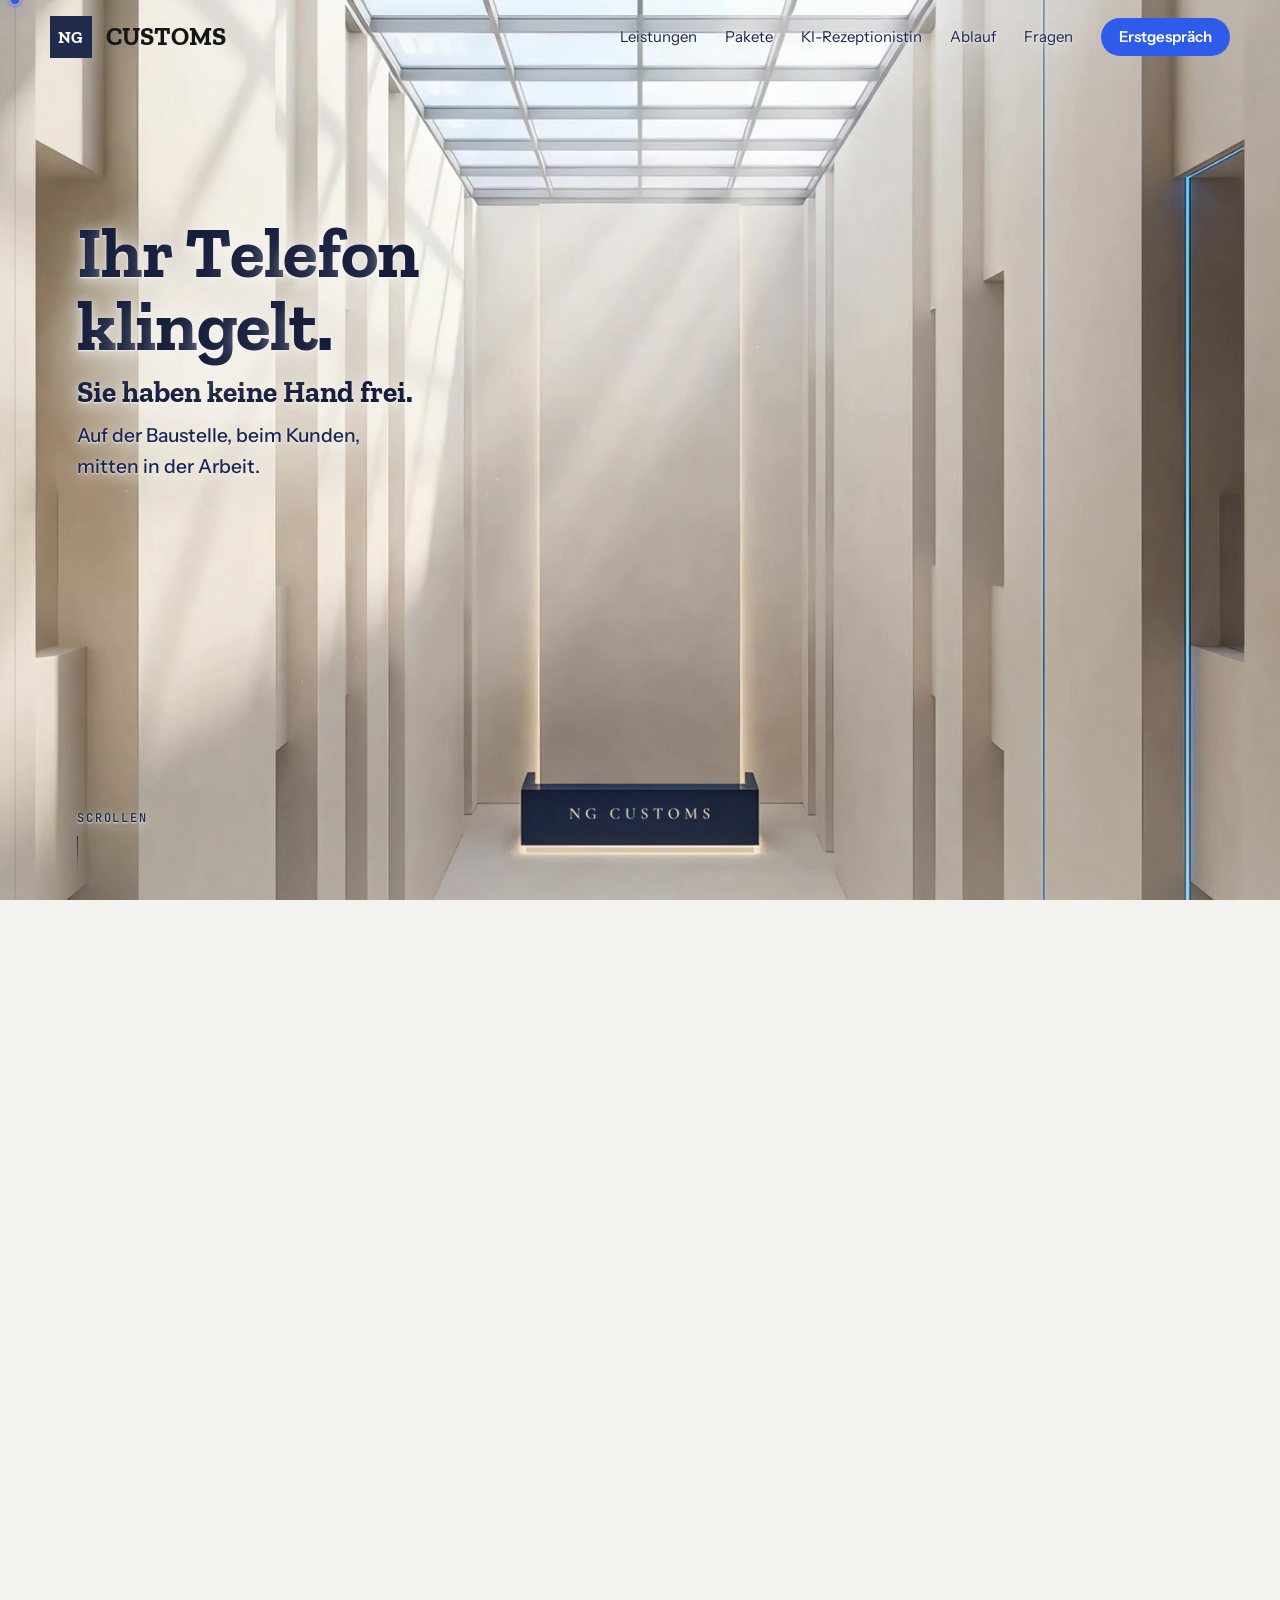
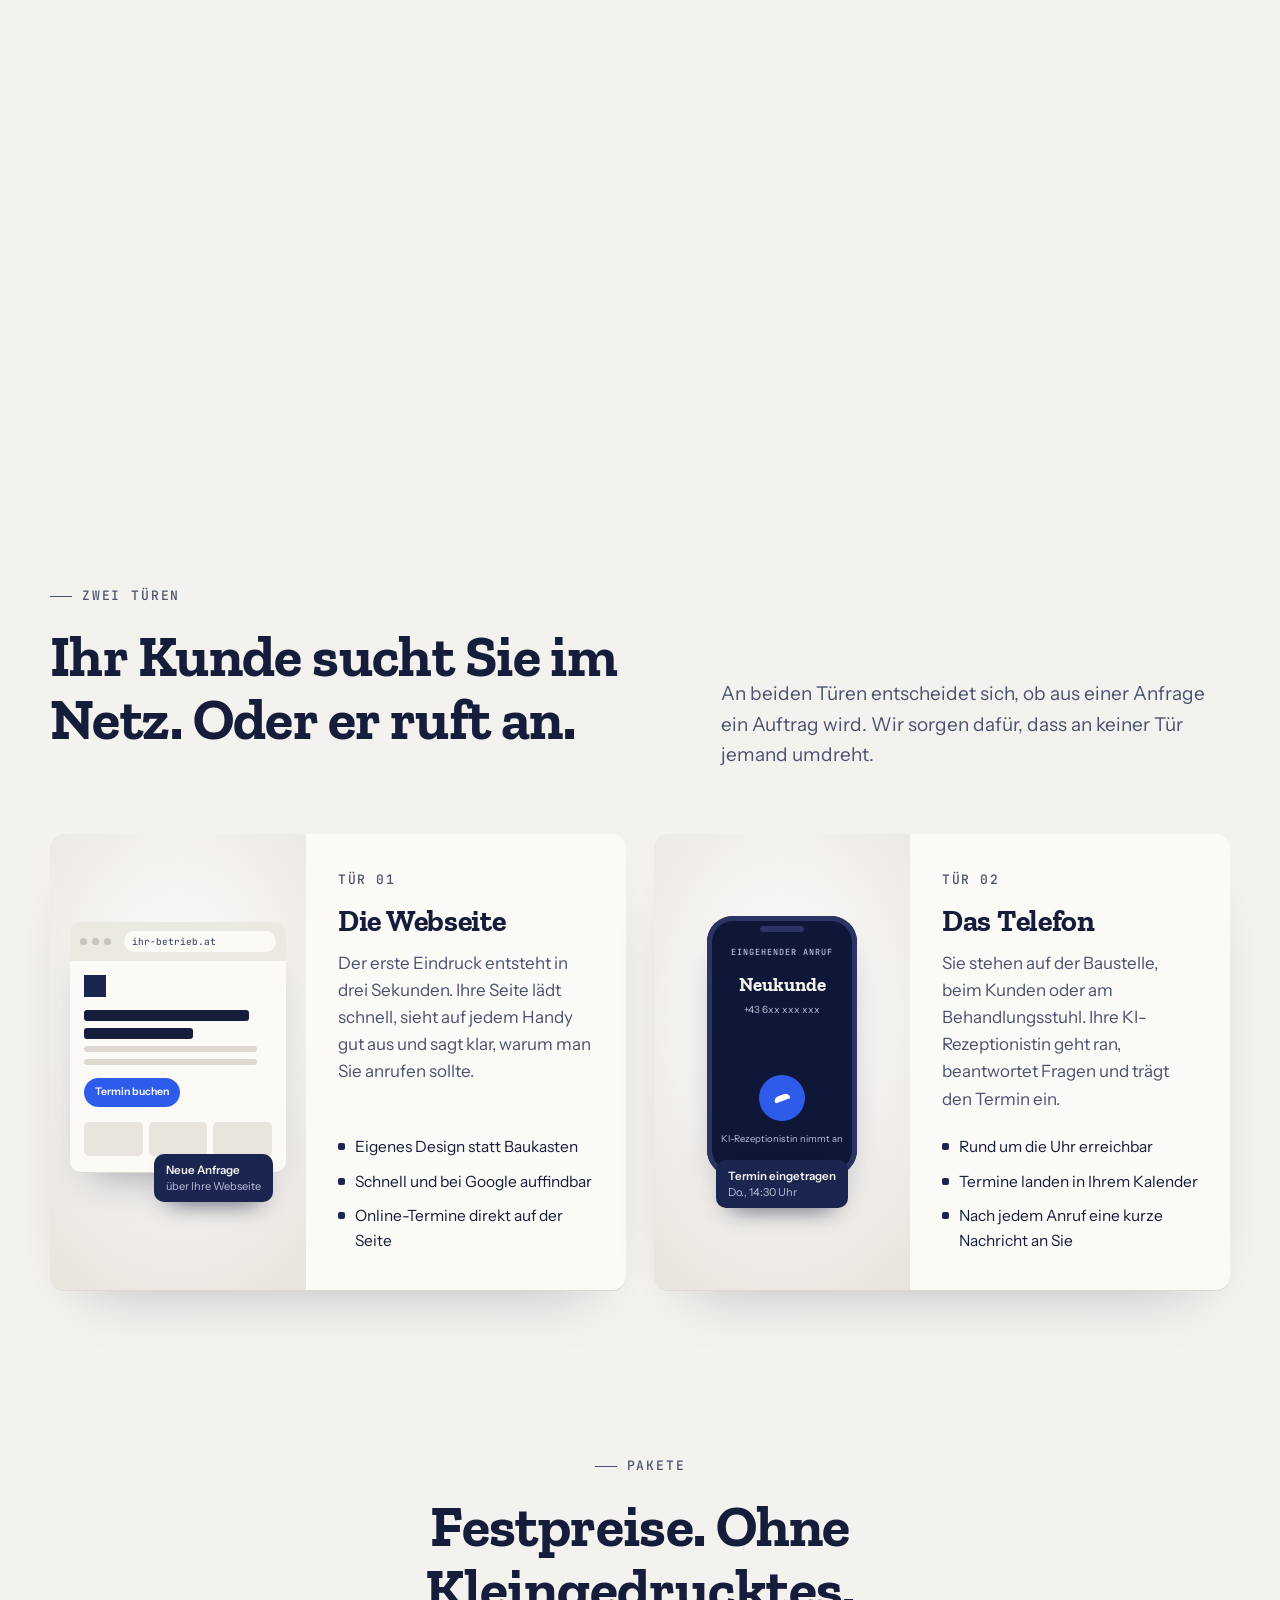
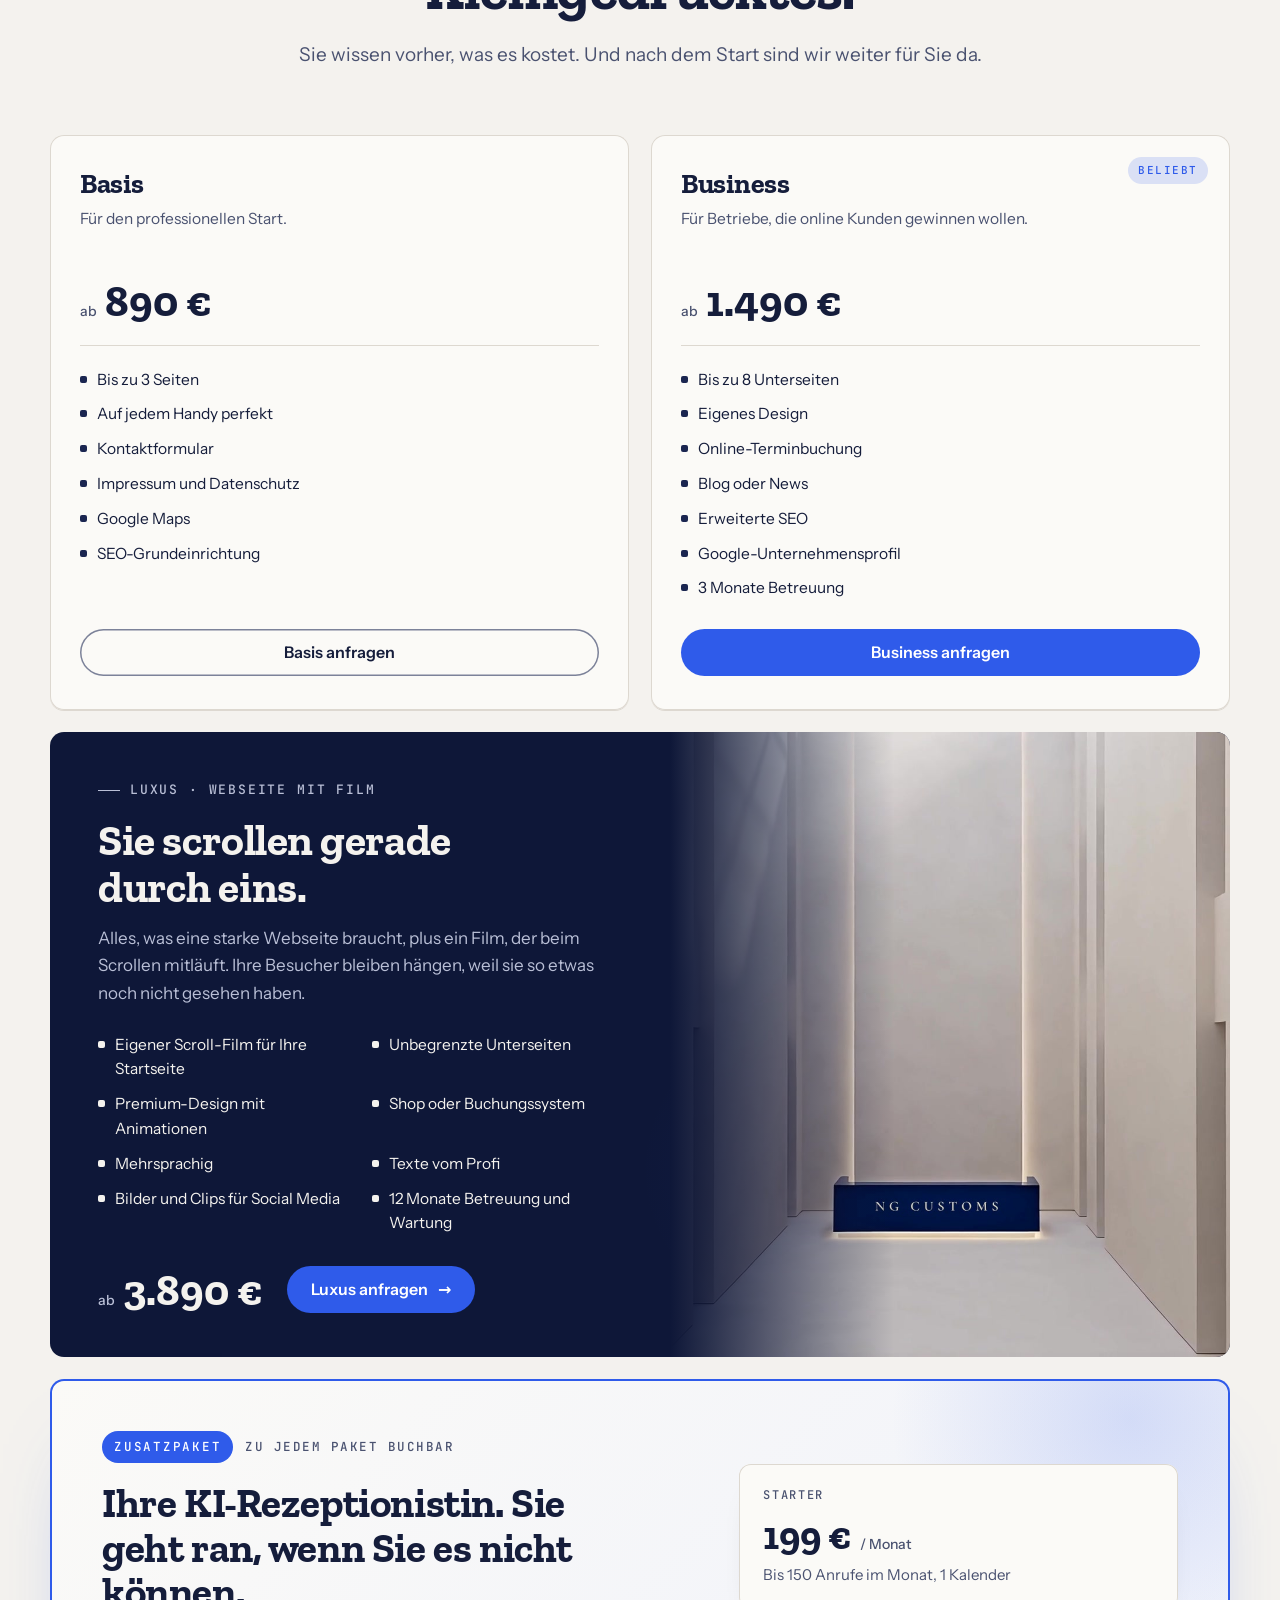
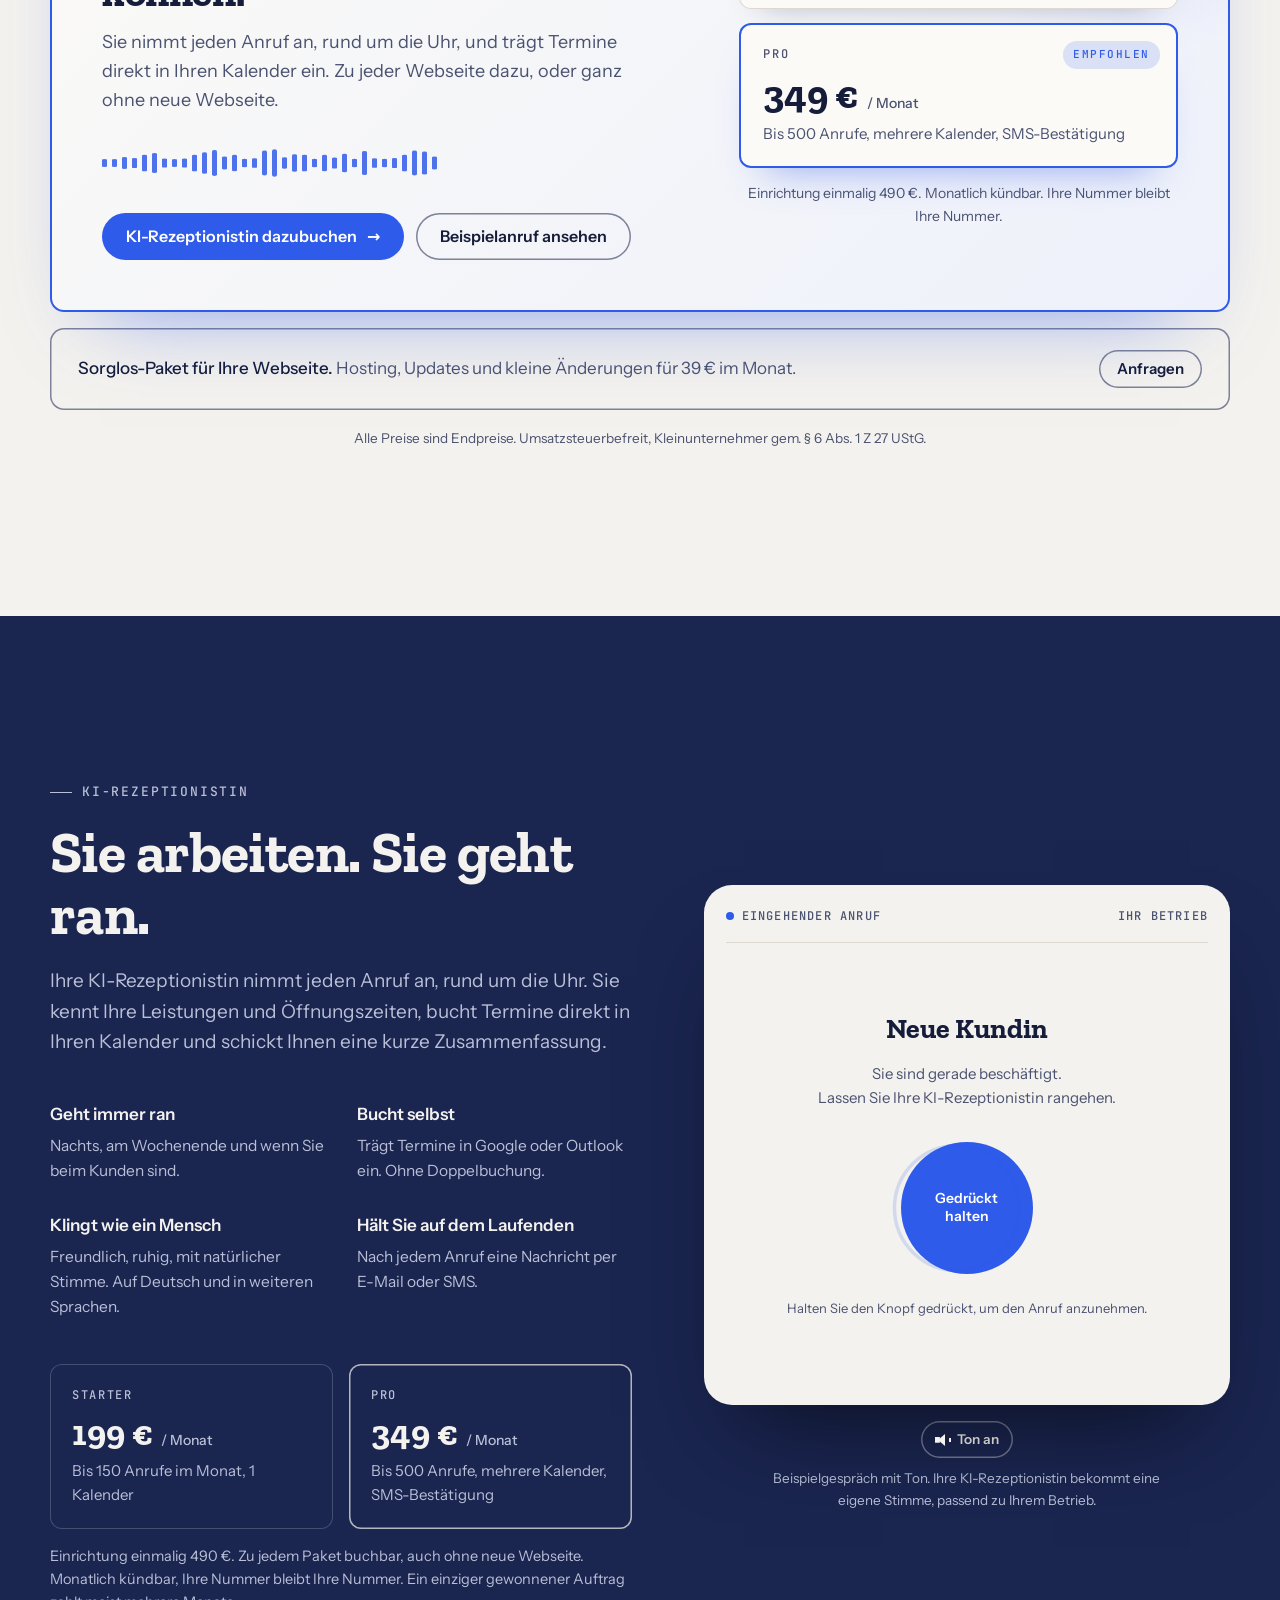
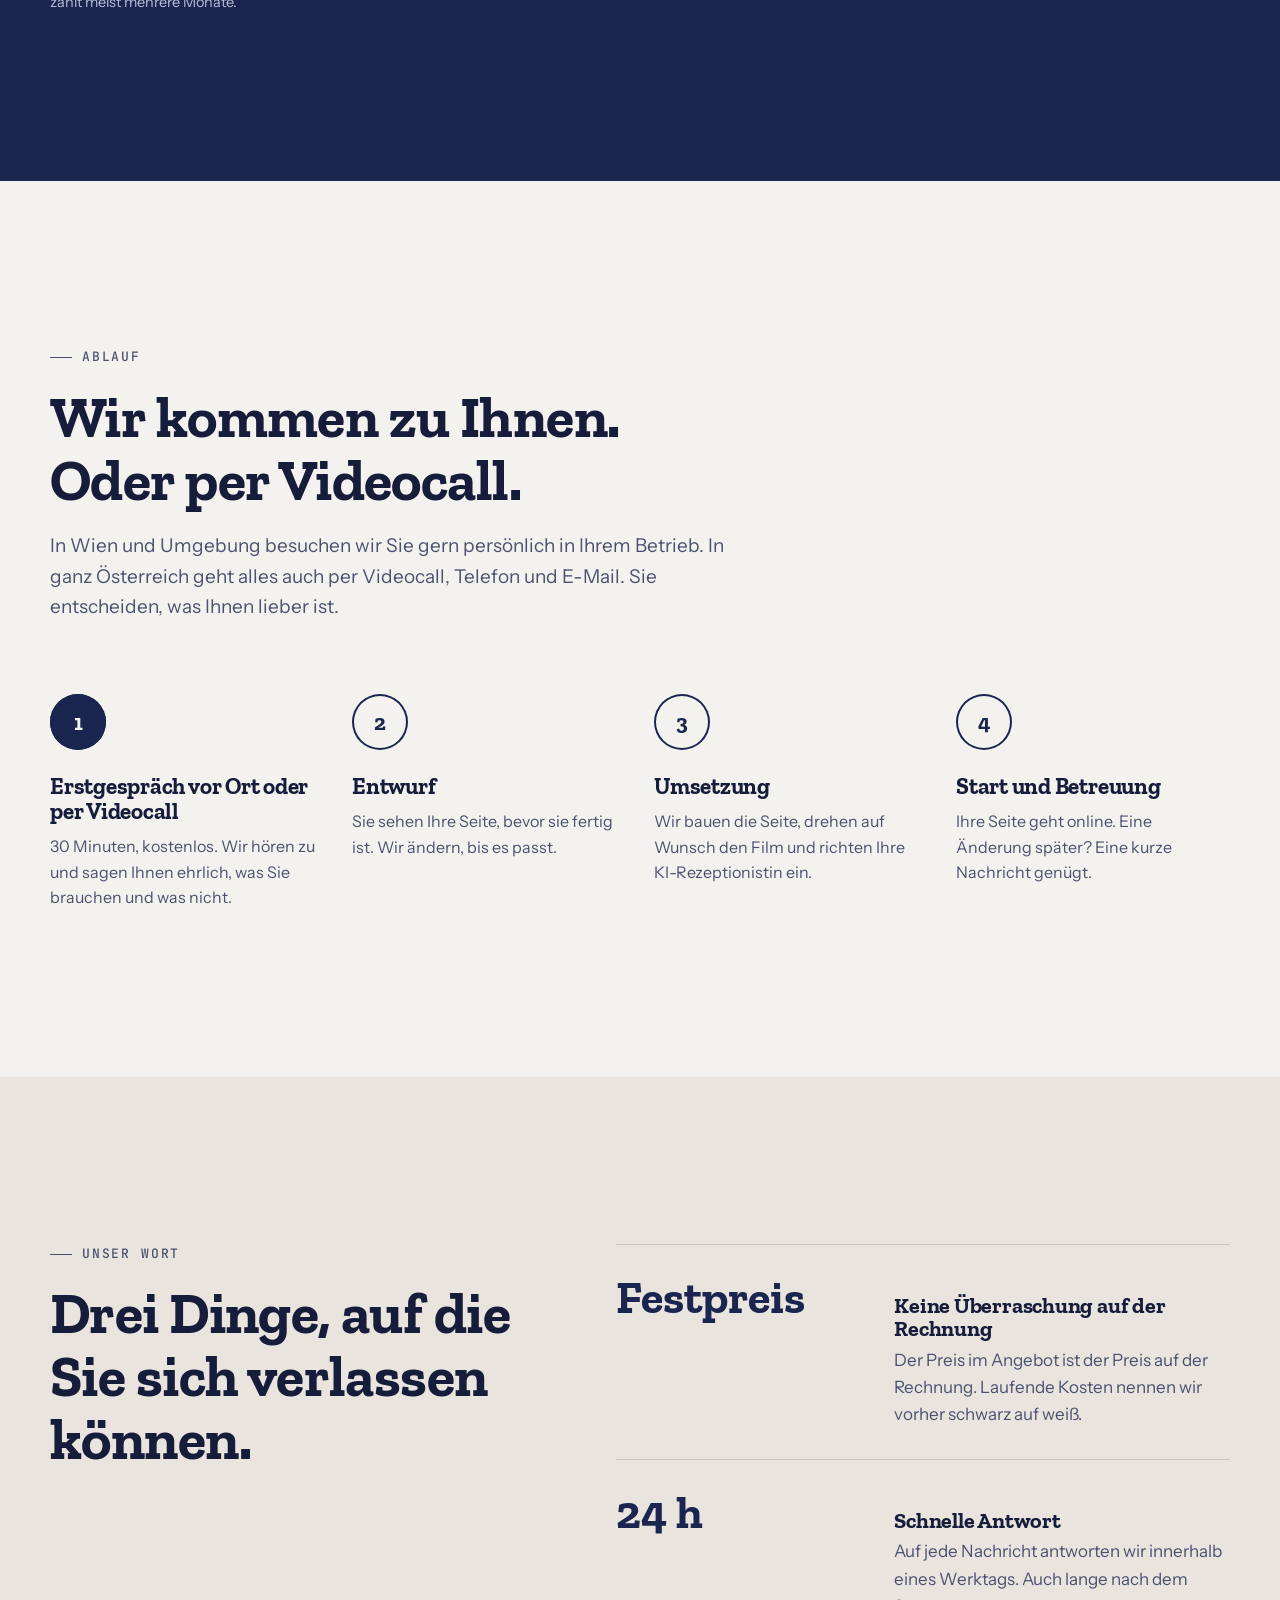
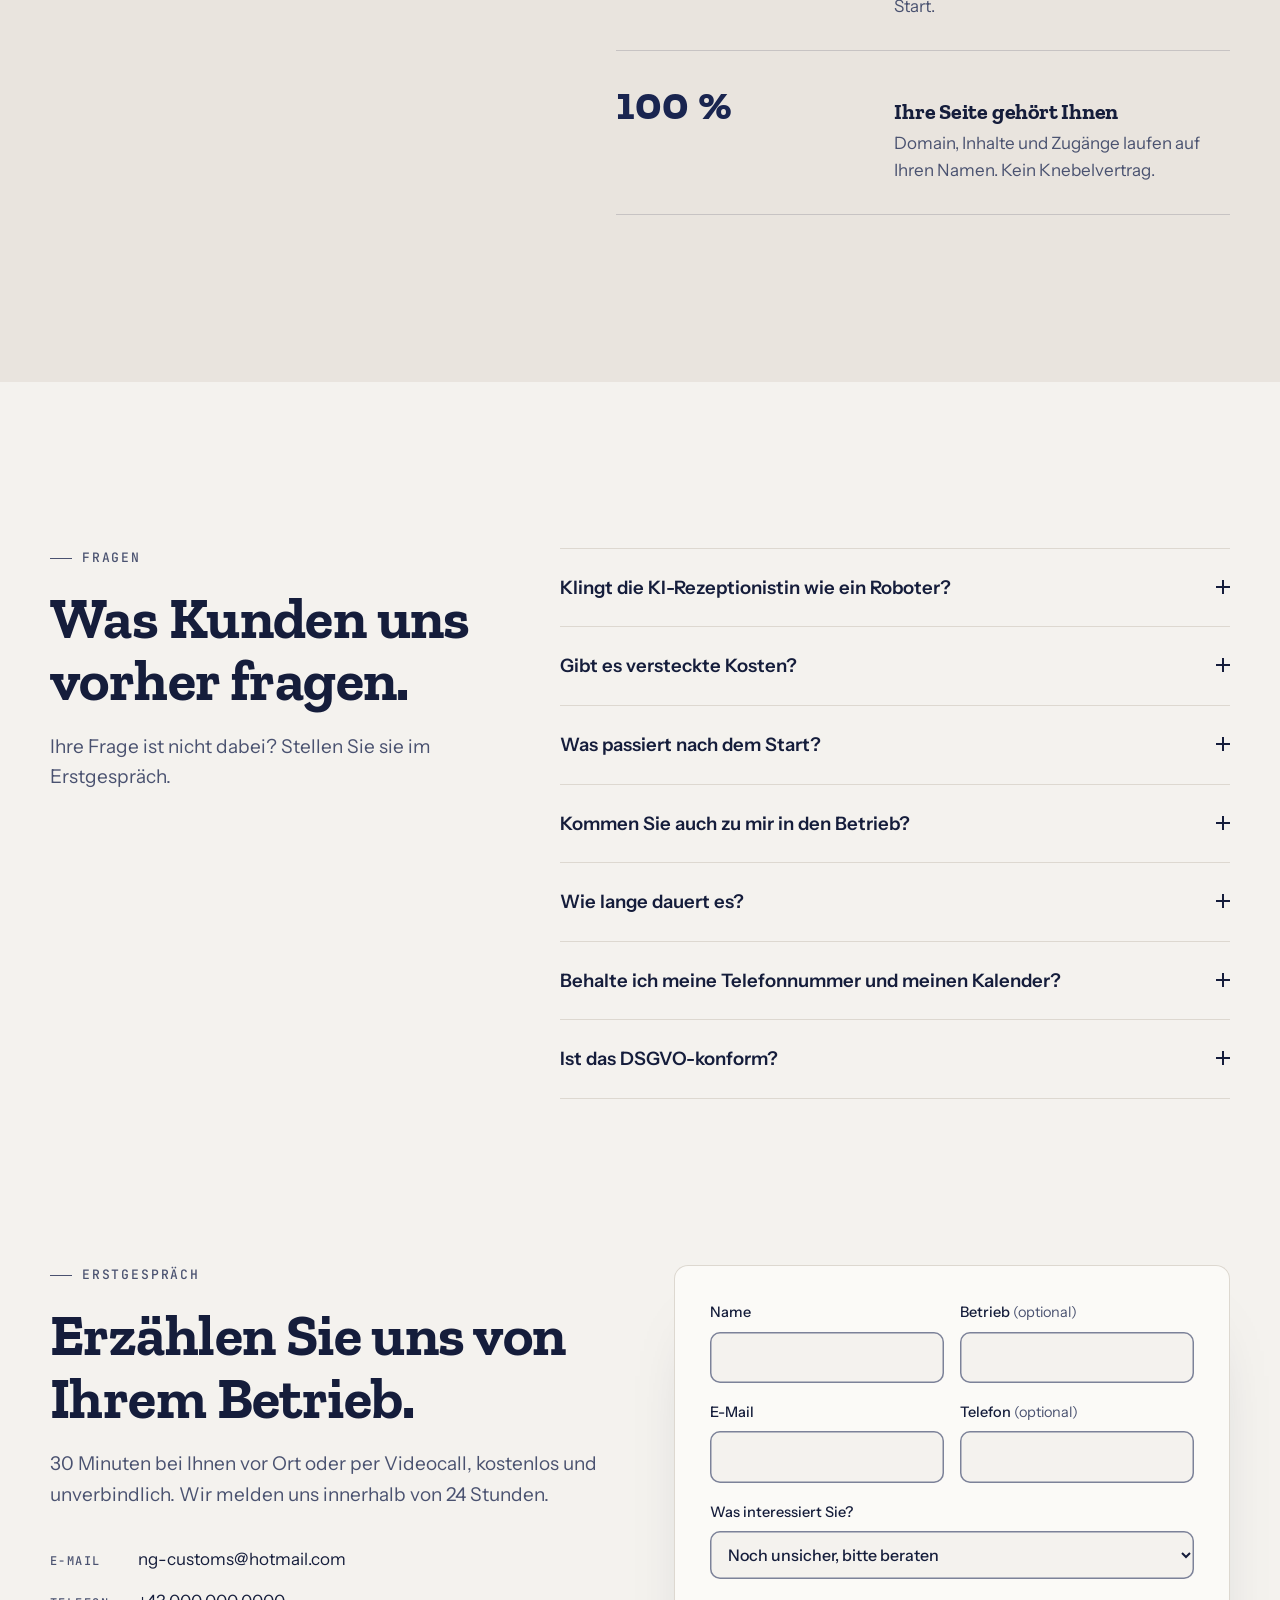
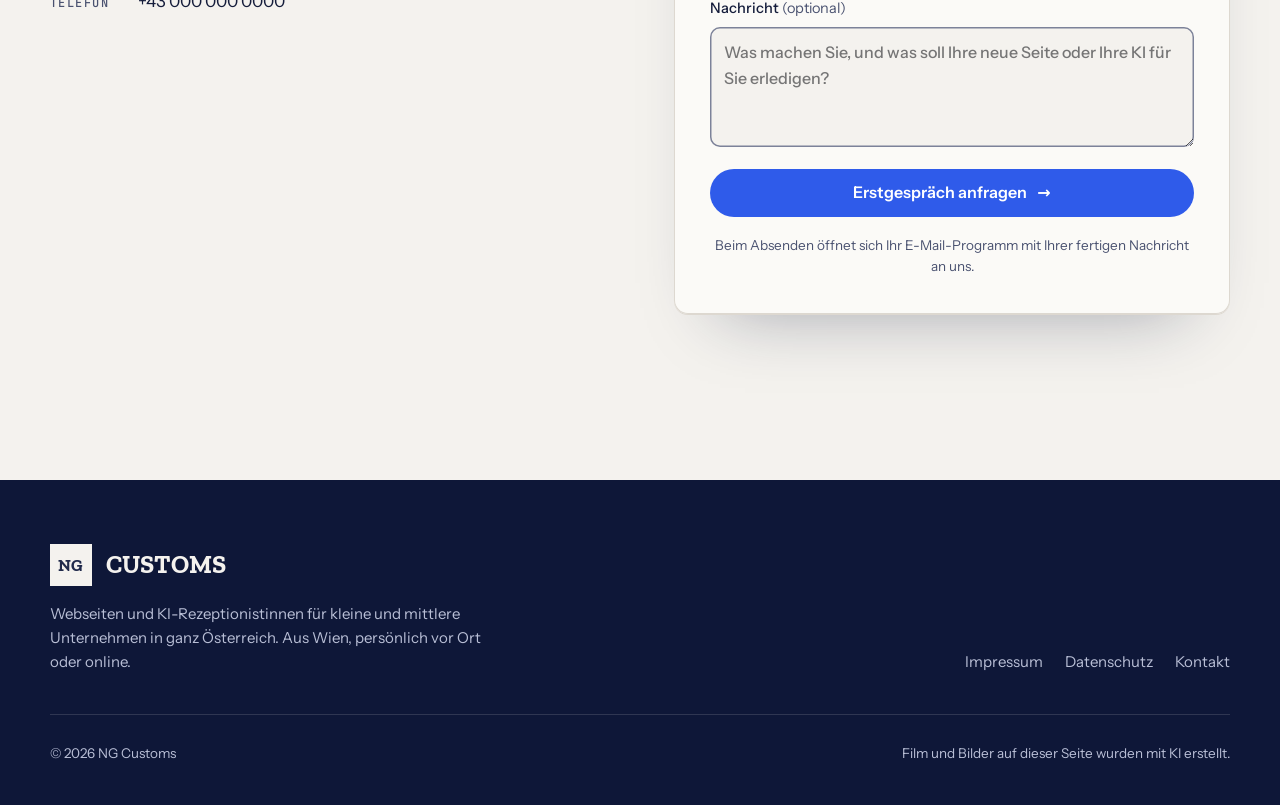
<file: website/index.html>
<!DOCTYPE html>
<html lang="de">
<head>
<meta charset="UTF-8">
<meta name="viewport" content="width=device-width, initial-scale=1">
<title>NG Customs · Webseiten und KI-Rezeptionistinnen für KMU</title>
<meta name="description" content="NG Customs aus Wien baut Webseiten und KI-Rezeptionistinnen für kleine und mittlere Unternehmen in ganz Österreich. Festpreise, persönlich vor Ort oder online.">
<meta name="theme-color" content="#F4F2EE">
<link rel="icon" href="data:image/svg+xml,%3Csvg xmlns='http://www.w3.org/2000/svg' viewBox='0 0 64 64'%3E%3Crect width='64' height='64' rx='6' fill='%23202A4B'/%3E%3Ctext x='32' y='42' font-family='Georgia,serif' font-weight='700' font-size='26' fill='%23F9FAF5' text-anchor='middle'%3ENG%3C/text%3E%3C/svg%3E">
<meta property="og:title" content="NG Customs · Jeder verpasste Anruf kostet Sie Geld.">
<meta property="og:description" content="Webseiten und KI-Rezeptionistinnen für kleine und mittlere Unternehmen in ganz Österreich. Aus Wien, persönlich vor Ort oder online.">
<meta property="og:type" content="website">
<!-- DEPLOY STEP: og:image und og:url mit der Live-Adresse (absolut) patchen -->
<meta property="og:image" content="assets/hero-ending.jpg">
<meta property="og:url" content="/">
<link rel="preload" href="assets/fonts/zilla-slab-700.woff2" as="font" type="font/woff2" crossorigin>
<link rel="preload" href="assets/fonts/instrument-sans.woff2" as="font" type="font/woff2" crossorigin>
<style>
@font-face{font-family:"Zilla Slab";src:url(assets/fonts/zilla-slab-600.woff2) format("woff2");font-weight:600;font-display:swap}
@font-face{font-family:"Zilla Slab";src:url(assets/fonts/zilla-slab-700.woff2) format("woff2");font-weight:700;font-display:swap}
@font-face{font-family:"Instrument Sans";src:url(assets/fonts/instrument-sans.woff2) format("woff2");font-weight:400 600;font-display:swap}
@font-face{font-family:"JetBrains Mono";src:url(assets/fonts/jetbrains-mono-500.woff2) format("woff2");font-weight:500;font-display:swap}

:root{
  --canvas:#F4F2EE;
  --panel:#FBFAF7;
  --wall:#E9E4DE;
  --ink:#151D3B;
  --navy:#1A2550;
  --navy-deep:#0E1738;
  --text-secondary:#4A5270;
  --line:#DDD8D0;
  --line-strong:#7C8299;
  --accent:#2F5BEA;
  --accent-hover:#2349C9;
  --accent-muted:rgba(47,91,234,.16);
  --on-navy:#F4F2EE;
  --on-navy-2:#B9BFD6;
  --display:"Zilla Slab",Georgia,serif;
  --body:"Instrument Sans",system-ui,-apple-system,"Segoe UI",sans-serif;
  --mono:"JetBrains Mono",ui-monospace,monospace;
  --ease-out:cubic-bezier(.22,1,.36,1);
  --ease-io:cubic-bezier(.65,0,.35,1);
  --radius:14px;
  --halo:0 1px 2px rgba(244,242,238,.95),0 3px 14px rgba(244,242,238,.85),0 10px 44px rgba(244,242,238,.8);
}
*{box-sizing:border-box;margin:0;padding:0}
html{overflow-x:hidden;overflow-x:clip;scroll-behavior:smooth;-webkit-text-size-adjust:100%}
body{overflow-x:hidden;overflow-x:clip;background:var(--canvas);color:var(--ink);font-family:var(--body);font-size:17px;line-height:1.6;-webkit-font-smoothing:antialiased;animation:pagein .9s var(--ease-out) both}
@keyframes pagein{from{opacity:0}to{opacity:1}}
img,video,svg{display:block;max-width:100%}
a{color:inherit;text-decoration:none}
button{font:inherit;color:inherit;background:none;border:0;cursor:pointer}
:focus-visible{outline:2px solid var(--accent);outline-offset:3px;border-radius:6px}
.sr{position:absolute!important;width:1px;height:1px;overflow:hidden;clip:rect(0 0 0 0);clip-path:inset(50%);white-space:nowrap}
.skip{position:fixed;left:16px;top:-60px;z-index:100;background:var(--navy);color:var(--on-navy);padding:10px 16px;border-radius:8px;transition:top .3s var(--ease-out)}
.skip:focus{top:12px}
.wrap{width:min(1180px,100% - 48px);margin-inline:auto}

/* One environment: fixed background layer behind everything */
.env{position:fixed;inset:0;z-index:-1;pointer-events:none;overflow:hidden}
.env::before{content:"";position:absolute;inset:0;background-image:linear-gradient(to right,rgba(26,37,80,.045) 1px,transparent 1px);background-size:88px 100%}
.env::after{content:"";position:absolute;width:70vmax;height:70vmax;left:-20vmax;top:-25vmax;border-radius:50%;background:radial-gradient(circle,rgba(255,255,255,.75),rgba(255,255,255,0) 62%);animation:drift 80s var(--ease-io) -20s infinite alternate}
@keyframes drift{to{transform:translate(60vw,70vh)}}

/* The light seam: signature element, echoes the blue light line in the film */
.seam{position:fixed;left:max(12px,calc((100vw - 1180px)/2 - 36px));top:0;bottom:0;width:2px;z-index:5;pointer-events:none;background:rgba(26,37,80,.07)}
.seam i{position:absolute;left:0;top:0;width:2px;height:100%;transform-origin:top;transform:scaleY(var(--sp,0));background:linear-gradient(var(--accent),rgba(47,91,234,.35));box-shadow:0 0 12px rgba(47,91,234,.55)}
.seam b{position:absolute;left:-3px;width:8px;height:8px;border-radius:50%;background:var(--accent);box-shadow:0 0 0 4px var(--accent-muted),0 0 18px rgba(47,91,234,.7);top:calc(var(--sp,0)*100% - 4px)}
@media (max-width:1100px){.seam{display:none}}

/* Nav */
.nav{position:fixed;top:0;left:0;right:0;z-index:40;transition:background .5s var(--ease-out),box-shadow .5s var(--ease-out)}
.nav.solid nav a:not(.btn){text-shadow:none;color:var(--text-secondary)}
.nav.solid{background:rgba(244,242,238,.86);backdrop-filter:blur(14px);-webkit-backdrop-filter:blur(14px);box-shadow:0 1px 0 var(--line)}
.nav .wrap{display:flex;align-items:center;justify-content:space-between;height:74px}
.logo{display:flex;align-items:center;gap:14px;font-family:var(--display);font-weight:700;letter-spacing:0;line-height:1}
.logo .mark{display:grid;place-items:center;width:42px;height:42px;background:#202A4B;color:#F9FAF5;font-size:17px;letter-spacing:.01em}
.logo .word{font-size:25.5px;color:#161616}
.nav nav{display:flex;align-items:center;gap:28px;font-size:15px}
.nav nav a:not(.btn){color:var(--navy);text-shadow:var(--halo);position:relative;transition:color .3s var(--ease-out)}
.nav nav a:not(.btn)::after{content:"";position:absolute;left:0;right:0;bottom:-4px;height:1px;background:var(--ink);transform:scaleX(0);transform-origin:left;transition:transform .4s var(--ease-out)}
.nav nav a:not(.btn):hover{color:var(--ink)}
.nav nav a:not(.btn):hover::after{transform:scaleX(1)}
.menu{display:none;width:44px;height:44px;place-items:center}
.menu span{display:block;width:22px;height:2px;background:var(--ink);box-shadow:0 7px 0 var(--ink),0 -7px 0 var(--ink);transition:transform .3s var(--ease-out)}

/* Buttons */
.btn{display:inline-flex;align-items:center;justify-content:center;gap:10px;padding:14px 24px;border-radius:999px;font-weight:600;font-size:16px;line-height:1.2;background:var(--accent);color:#fff;text-shadow:none;transition:background .35s var(--ease-out),transform .35s var(--ease-out),box-shadow .35s var(--ease-out)}
.btn:hover{background:var(--accent-hover);transform:translateY(-2px);box-shadow:0 12px 28px -10px rgba(47,91,234,.55)}
.btn .arr{transition:transform .35s var(--ease-out)}
.btn:hover .arr{transform:translateX(4px)}
.btn.ghost{background:transparent;color:var(--ink);box-shadow:inset 0 0 0 1.5px var(--line-strong)}
.btn.ghost:hover{background:rgba(26,37,80,.06);box-shadow:inset 0 0 0 1.5px var(--ink)}
.btn.small{padding:10px 18px;font-size:15px}
.btn.onnavy.ghost{color:var(--on-navy);box-shadow:inset 0 0 0 1.5px rgba(244,242,238,.5)}
.btn.onnavy.ghost:hover{background:rgba(244,242,238,.08);box-shadow:inset 0 0 0 1.5px var(--on-navy)}
@media (pointer:coarse){.btn{min-height:44px;display:inline-flex;align-items:center;justify-content:center}}

.kicker{font-family:var(--mono);font-size:13px;letter-spacing:.14em;text-transform:uppercase;color:var(--text-secondary);display:flex;align-items:center;gap:10px}
.kicker::before{content:"";width:22px;height:1px;background:currentColor}
h1,h2,h3{font-family:var(--display);font-weight:700;line-height:1.08;letter-spacing:-.01em;color:var(--ink)}
h2{font-size:clamp(34px,4.6vw,58px);margin:18px 0 20px;max-width:18ch}
h3{font-size:26px}
.lede{font-size:19px;color:var(--text-secondary);max-width:54ch}

/* ============ HERO ============ */
.hero{position:relative;height:580vh}
.stage{position:sticky;top:0;height:100vh;height:100lvh;overflow:hidden;background:var(--wall)}
.stage .poster,.stage .poster-end{position:absolute;inset:0;background-size:cover;background-position:center}
.stage .poster-end{opacity:0}
.stage video{position:absolute;inset:0;width:100%;height:100%;object-fit:cover;opacity:0;transition:opacity .8s var(--ease-out);will-change:transform;transform:translateZ(0)}
.stage.video-ready video{opacity:1}
.stage.video-failed video{display:none}
.scrim{position:absolute;inset:0;pointer-events:none;background:radial-gradient(ellipse 120% 90% at 50% 45%,rgba(244,242,238,0) 40%,rgba(244,242,238,.45) 100%)}
.band{position:absolute;opacity:0;text-shadow:var(--halo);will-change:opacity}
.band::before{content:"";position:absolute;inset:-28% -18%;z-index:-1;pointer-events:none;opacity:calc(.25 + .75*var(--k,1));background:radial-gradient(ellipse 60% 58% at 50% 50%,rgba(244,242,238,var(--sa,.66)) 0%,rgba(244,242,238,calc(var(--sa,.66)*.62)) 46%,rgba(244,242,238,0) 76%)}
.band .btn{text-shadow:none}
.band h1,.band .h{font-size:clamp(40px,5.6vw,84px);font-family:var(--display);font-weight:700;line-height:1.02;letter-spacing:-.015em;color:var(--ink)}
.band p{font-size:clamp(18px,1.5vw,22px);color:var(--navy);margin-top:16px;font-weight:500;max-width:30ch}
.band-1{left:max(24px,6vw);top:24vh;--sa:.62}
.band-2{right:max(24px,6vw);top:36vh;text-align:right;--sa:.66}
.band-2 p{margin-left:auto}
.band-3{left:max(24px,6vw);top:34vh;--sa:.66}
.band-4{left:50%;top:15vh;width:min(920px,92vw);transform:translateX(-50%);text-align:center;--sa:.72}
.band-4 p{margin-inline:auto;max-width:44ch}
.band-4 .row{display:flex;gap:14px;justify-content:center;flex-wrap:wrap;margin-top:28px}
.w{display:inline-block;white-space:nowrap}
.c{display:inline-block}
/* (f) drift-down: band 1 echoes the descent */
.band-1 .c{--kc:clamp(0,(var(--k,0) - var(--th,0))*2.8,1);opacity:var(--kc);transform:translateY(calc((1 - var(--kc))*-26px))}
/* (c) blur-to-sharp: band 2, the quiet beat as the light shifts */
.band-2 .stack{display:grid}
.band-2 .stack>*{grid-area:1/1}
.band-2 .soft{filter:blur(10px);opacity:calc(1 - var(--k,0))}
.band-2 .sharp{opacity:var(--k,0)}
/* (g) approach-from-depth: band 3 grows as the camera pushes forward */
.band-3 .w{--kc:clamp(0,(var(--k,0) - var(--th,0))*2.6,1);opacity:var(--kc);transform:scale(calc(.82 + .18*var(--kc)));transform-origin:50% 70%}
/* (e) word rise into a staged settle: band 4 arrives with the film */
.band-4 .w{--kc:clamp(0,(var(--k,0) - var(--th,0))*3,1);opacity:var(--kc);transform:translateY(calc((1 - var(--kc))*34px))}
.band-4 p{opacity:clamp(0,(var(--k,0) - .62)*4,1);transform:translateY(calc((1 - clamp(0,(var(--k,0) - .62)*4,1))*14px))}
.band-4 .row{opacity:clamp(0,(var(--k,0) - .78)*5,1);transform:translateY(calc((1 - clamp(0,(var(--k,0) - .78)*5,1))*14px))}
.band .sub-soft{opacity:var(--k,0)}
.band p.sub-punch{font-family:var(--display);font-weight:700;font-size:clamp(24px,2.3vw,34px);line-height:1.15;color:var(--ink);margin-top:14px}
.band .sub-punch+p{margin-top:10px}
.ring{position:absolute;right:28px;bottom:28px;width:44px;height:44px;color:var(--navy);transition:opacity .6s var(--ease-out)}
.ring circle.track{stroke:rgba(26,37,80,.15)}
.ring.done{opacity:0}
.cue{position:absolute;left:max(24px,6vw);bottom:30px;font-family:var(--mono);font-size:12px;letter-spacing:.16em;text-transform:uppercase;color:var(--navy);display:flex;flex-direction:column;align-items:flex-start;gap:8px;text-shadow:var(--halo);transition:opacity .6s var(--ease-out)}
.cue i{width:1px;height:34px;background:linear-gradient(var(--navy),transparent);animation:cue 2.4s var(--ease-io) -1s infinite}
@keyframes cue{0%{transform:scaleY(0);transform-origin:top}50%{transform:scaleY(1);transform-origin:top}51%{transform-origin:bottom}100%{transform:scaleY(0);transform-origin:bottom}}
.cue.hide{opacity:0}
@media (max-height:560px){.cue,.ring{display:none}}

/* Static hero: the gates, identical in JS. Phones get the scrub too (video is 1.5 MB, the action lane is centered and survives the portrait crop). */
.static-only{display:none}
@media (orientation: landscape) and (pointer: coarse) and (max-height: 560px), (prefers-reduced-motion: reduce){
  .static-only{display:inline}.scrub-only{display:none}
  .hero{height:auto}
  .stage{position:relative;height:auto;min-height:100svh;display:flex;align-items:flex-start;background:var(--wall) url(assets/hero-ending.jpg) center 70%/cover no-repeat}
  .stage video,.stage .poster,.stage .poster-end,.ring,.cue,.band-1,.band-2,.band-3{display:none}
  .band-4{position:relative;left:auto;top:auto;transform:none;opacity:1;--k:1;margin:clamp(110px,18vh,170px) auto 0;padding-bottom:42vh}
  .band-4 .w,.band-4 p,.band-4 .row{opacity:1;transform:none}
}
@media (max-width:720px) and (prefers-reduced-motion: reduce){.band-4 .h{font-size:clamp(40px,11vw,56px)}.band-4{padding-bottom:46svh}.band-4 .h br{display:none}}
.band .h{text-wrap:balance}
@media (max-width:720px) and (orientation: portrait) and (prefers-reduced-motion: no-preference){
  .stage{height:100svh}
  .band,.band-2,.band-4{left:20px;right:20px;width:auto;transform:none;text-align:center}
  .band-1,.band-2,.band-3{top:15svh}
  .band-4{top:13svh}
  .band p,.band-2 p{margin-inline:auto;max-width:32ch}
  .band h1,.band .h{font-size:clamp(36px,10.4vw,50px)}
  .band p.sub-punch{font-size:clamp(21px,5.8vw,27px)}
  .band-4 .h br{display:none}
  .band-4 .row{flex-direction:column;align-items:stretch;max-width:340px;margin-inline:auto}
  .band::before{inset:-12% -6%}
  .cue{display:none}
  .ring{right:20px;bottom:20px}
}

/* ============ SECTIONS ============ */
main section{position:relative;scroll-margin-top:74px}
.sec{padding:clamp(96px,13vw,168px) 0}

/* Reveal choreography */
.rv .it{opacity:0;transform:translateY(26px);transition:opacity .9s var(--ease-out),transform .9s var(--ease-out)}
.rv.in .it{opacity:1;transform:none}
.rv.in .it:nth-child(2){transition-delay:.09s}
.rv.in .it:nth-child(3){transition-delay:.18s}
.rv.in .it:nth-child(4){transition-delay:.27s}
.rv.in .it:nth-child(5){transition-delay:.36s}
.rv.done .it,.rv.done .it:nth-child(2),.rv.done .it:nth-child(3),.rv.done .it:nth-child(4),.rv.done .it:nth-child(5){transition-delay:0s}

/* Two doors */
.doors-head{display:grid;grid-template-columns:1.1fr .9fr;gap:48px;align-items:end;margin-bottom:64px}
.doors{display:grid;grid-template-columns:1fr 1fr;gap:28px}
.door{position:relative;background:var(--panel);border-radius:var(--radius);overflow:hidden;box-shadow:0 1px 0 var(--line),0 30px 60px -40px rgba(21,29,59,.35);display:grid;grid-template-columns:.8fr 1fr;min-height:420px;transition:transform .6s var(--ease-out),box-shadow .6s var(--ease-out)}
.door:hover{transform:translateY(-4px);box-shadow:0 1px 0 var(--line),0 40px 70px -40px rgba(21,29,59,.45)}
.door figure{position:relative;overflow:hidden}
.door figure.mock{position:relative;overflow:hidden;display:flex;flex-direction:column;align-items:center;justify-content:center;background:radial-gradient(ellipse 80% 70% at 50% 40%,#FFFFFF 0%,var(--wall) 100%);padding:28px 20px}
.browser{width:min(100%,250px);background:var(--panel);border-radius:10px;box-shadow:0 1px 0 var(--line),0 24px 40px -24px rgba(21,29,59,.45);overflow:hidden}
.b-bar{display:flex;align-items:center;gap:5px;padding:9px 10px;background:#ECE8E2}
.b-bar i{width:7px;height:7px;border-radius:50%;background:#C9C3BA}
.b-url{margin-left:8px;flex:1;font-family:var(--mono);font-size:9.5px;color:var(--text-secondary);background:var(--panel);border-radius:999px;padding:3px 8px}
.b-body{display:grid;gap:7px;padding:14px 14px 16px}
.b-logo{width:22px;height:22px;background:var(--navy)}
.b-h{height:11px;border-radius:3px;background:var(--ink);width:88%;margin-top:6px}
.b-h.short{width:58%;margin-top:0}
.b-t{height:6px;border-radius:3px;background:var(--line);width:92%}
.b-btn{justify-self:start;margin-top:6px;font-size:10.5px;font-weight:600;color:#fff;background:var(--accent);padding:6px 11px;border-radius:999px;position:relative}
.b-btn::after{content:"";position:absolute;inset:-4px;border-radius:999px;box-shadow:0 0 0 2px var(--accent-muted);opacity:0}
.live .b-btn::after{animation:glowp 3.2s var(--ease-io) -1s infinite}
@keyframes glowp{0%,100%{opacity:0}50%{opacity:1}}
.b-cards{display:grid;grid-template-columns:repeat(3,1fr);gap:6px;margin-top:8px}
.b-cards span{height:34px;border-radius:5px;background:var(--wall)}
.b-toast{position:relative;z-index:1;align-self:center;margin:-18px 0 0 70px;background:var(--navy);color:var(--on-navy-2);font-size:11px;line-height:1.35;padding:9px 12px;border-radius:10px;box-shadow:0 14px 24px -14px rgba(14,23,56,.7)}
.b-toast b{display:block;color:var(--on-navy);font-size:11.5px}
.b-toast.p{margin:-16px 0 0}
.mphone{position:relative;width:150px;height:260px;border-radius:26px;background:var(--navy-deep);box-shadow:inset 0 0 0 5px #2A3563,0 24px 40px -22px rgba(14,23,56,.6);display:flex;flex-direction:column;align-items:center;padding:30px 12px 30px;color:var(--on-navy);text-align:center}
.m-notch{position:absolute;top:10px;width:44px;height:6px;border-radius:4px;background:#2A3563}
.m-label{font-family:var(--mono);font-size:8.5px;letter-spacing:.12em;text-transform:uppercase;color:var(--on-navy-2)}
.m-who{font-family:var(--display);font-weight:700;font-size:19px;margin-top:10px}
.m-num{font-size:10px;color:var(--on-navy-2);margin-top:2px}
.m-ring{position:relative;display:grid;place-items:center;width:46px;height:46px;border-radius:50%;background:var(--accent);margin-top:auto}
.m-ring::before{content:"";position:absolute;inset:0;border-radius:50%;box-shadow:0 0 0 0 rgba(47,91,234,.6)}
.live .m-ring::before{animation:ping 1.8s var(--ease-out) -.4s infinite}
.m-ring i{width:16px;height:6px;border-radius:6px 6px 2px 2px;background:#fff;transform:rotate(-20deg)}
.m-ki{font-size:9.5px;color:var(--on-navy-2);margin-top:10px}
.door .body{padding:36px 32px;display:flex;flex-direction:column}
.door .num{font-family:var(--mono);font-size:13px;color:var(--text-secondary);letter-spacing:.12em}
.door h3{margin:14px 0 12px;font-size:30px}
.door p{color:var(--text-secondary)}
.ticks{list-style:none;margin-top:auto;padding-top:22px;display:grid;gap:10px;font-size:15.5px}
.ticks li{display:flex;gap:10px;align-items:baseline}
.ticks li::before{content:"";flex:none;width:7px;height:7px;border-radius:2px;background:var(--navy);transform:translateY(-2px)}

/* Packages */
.pk-head{text-align:center;margin-bottom:64px}
.pk-head .kicker{justify-content:center}
.pk-head h2{margin-inline:auto}
.pk-head .lede{margin-inline:auto}
.plans{display:grid;grid-template-columns:repeat(2,1fr);gap:22px;align-items:stretch}
.plan{position:relative;background:var(--panel);border-radius:var(--radius);padding:34px 30px;display:flex;flex-direction:column;box-shadow:0 1px 0 var(--line),inset 0 0 0 1px var(--line);transition:transform .5s var(--ease-out),box-shadow .5s var(--ease-out)}
.plan:hover{transform:translateY(-4px);box-shadow:0 1px 0 var(--line),inset 0 0 0 1px var(--line-strong),0 30px 50px -36px rgba(21,29,59,.4)}
.plan .tag{position:absolute;top:22px;right:22px;font-family:var(--mono);font-size:11px;letter-spacing:.14em;text-transform:uppercase;color:var(--accent);background:var(--accent-muted);padding:5px 10px;border-radius:999px}
.plan h3{font-size:28px}
.plan .for{color:var(--text-secondary);font-size:15.5px;margin-top:8px;min-height:3.2em}
.price{display:flex;align-items:baseline;gap:8px;margin:22px 0 22px;font-family:var(--display);font-weight:700;font-size:44px;color:var(--ink);line-height:1}
.price small{font-family:var(--body);font-size:14px;font-weight:500;color:var(--text-secondary)}
.plan .ticks{margin:0 0 28px;padding:22px 0 0;border-top:1px solid var(--line)}
.plan .btn{margin-top:auto;width:100%}
.lux{margin-top:22px;border-radius:var(--radius);overflow:hidden;background:var(--navy-deep);color:var(--on-navy);display:grid;grid-template-columns:1.05fr .95fr;min-height:440px;position:relative}
.lux .txt{padding:48px 48px 44px;display:flex;flex-direction:column}
.lux .kicker{color:var(--on-navy-2)}
.lux h3{color:var(--on-navy);font-size:clamp(32px,3.4vw,46px);margin:16px 0 14px;max-width:16ch}
.lux p{color:var(--on-navy-2);max-width:46ch}
.lux .ticks{grid-template-columns:1fr 1fr;column-gap:24px;padding-top:26px;margin-bottom:30px}
.lux .ticks li::before{background:var(--on-navy)}
.lux .price{color:var(--on-navy)}
.lux .price small{color:var(--on-navy-2)}
.lux .foot{display:flex;align-items:center;gap:24px;flex-wrap:wrap;margin-top:auto}
.lux .foot .price{margin:0}
.lux figure{position:relative;overflow:hidden}
.lux figure img{width:100%;height:100%;object-fit:cover}
.lux figure::after{content:"";position:absolute;inset:0;background:linear-gradient(90deg,var(--navy-deep),rgba(14,23,56,0) 40%)}
.lux .glow{position:absolute;inset:0;pointer-events:none;background:radial-gradient(ellipse 40% 50% at 78% 70%,rgba(47,91,234,.28),transparent 70%);opacity:.5}
.live .lux .glow{animation:pulse 7s var(--ease-io) -2s infinite alternate}
@keyframes pulse{to{opacity:1}}
.addon{margin-top:16px;display:flex;justify-content:space-between;align-items:center;gap:20px;flex-wrap:wrap;padding:22px 28px;border-radius:var(--radius);box-shadow:inset 0 0 0 1.5px var(--line-strong)}
.addon p{font-weight:500}
.addon p span{color:var(--text-secondary);font-weight:400}

/* KI add-on: its own stage under the packages */
.kiplus{position:relative;overflow:hidden;margin-top:22px;display:grid;grid-template-columns:1.15fr .85fr;gap:44px;align-items:center;padding:52px 52px;border-radius:var(--radius);background:linear-gradient(135deg,#FBFAF7 0%,#EEF1FB 100%);box-shadow:inset 0 0 0 2px var(--accent),0 44px 80px -50px rgba(47,91,234,.6)}
.kiplus::before{content:"";position:absolute;width:520px;height:520px;right:-160px;top:-220px;border-radius:50%;background:radial-gradient(circle,rgba(47,91,234,.16),rgba(47,91,234,0) 65%);pointer-events:none}
.kp-main{min-width:0}
.kp-kick{display:flex;align-items:center;gap:12px;font-family:var(--mono);font-size:12.5px;letter-spacing:.12em;text-transform:uppercase;color:var(--text-secondary)}
.kp-kick .pill{background:var(--accent);color:#fff;padding:6px 12px;border-radius:999px;letter-spacing:.14em}
.kiplus h3{font-size:clamp(30px,3.2vw,46px);margin:18px 0 14px;max-width:20ch}
.nw{white-space:nowrap}
.kp-lede{color:var(--text-secondary);font-size:18px;max-width:46ch}
.wave{display:flex;align-items:center;gap:5px;height:44px;margin:26px 0 28px;overflow:hidden;max-width:100%}
.wave i{flex:none}
.wave i{display:block;width:5px;height:100%;border-radius:3px;background:var(--accent);transform:scaleY(var(--s,.3));opacity:.85}
.live .wave i{animation:wave 1.5s var(--ease-io) infinite alternate}
@keyframes wave{from{transform:scaleY(var(--s,.3))}to{transform:scaleY(var(--e,.8))}}
.kp-cta{display:flex;gap:12px;flex-wrap:wrap}
.kp-tiers{position:relative;display:grid;gap:14px}
.kp-tier{position:relative;background:var(--panel);border-radius:12px;padding:22px 24px;box-shadow:inset 0 0 0 1px var(--line),0 18px 30px -24px rgba(21,29,59,.35)}
.kp-tier.hl{box-shadow:inset 0 0 0 2px var(--accent),0 24px 40px -26px rgba(47,91,234,.55)}
.kp-tier .tag{position:absolute;top:18px;right:18px;font-family:var(--mono);font-size:11px;letter-spacing:.14em;text-transform:uppercase;color:var(--accent);background:var(--accent-muted);padding:5px 10px;border-radius:999px}
.kp-tier h4{font-family:var(--mono);font-size:12px;letter-spacing:.14em;text-transform:uppercase;color:var(--text-secondary);font-weight:500}
.kp-tier .price{font-size:40px;margin:10px 0 8px}
.kp-tier p:last-child{font-size:15px;color:var(--text-secondary)}
.kp-note{font-size:14px;color:var(--text-secondary);text-align:center}
.tax{margin-top:18px;font-size:13.5px;color:var(--text-secondary);text-align:center}
@media (max-width:1024px){.kiplus{grid-template-columns:minmax(0,1fr);gap:32px}}
@media (max-width:720px){.addon{flex-direction:column;text-align:center;justify-content:center}.kiplus{padding:32px 22px}.kp-main{min-width:0}
.kp-kick{flex-wrap:wrap}.kp-cta .btn{width:100%}}

/* Reception (navy band) */
.rez{background:var(--navy);color:var(--on-navy);overflow:hidden}
.rez h2{color:var(--on-navy)}
.rez .kicker{color:var(--on-navy-2)}
.rez .lede{color:var(--on-navy-2)}
.rez-grid{display:grid;grid-template-columns:1.05fr .95fr;gap:72px;align-items:center}
.feats{display:grid;grid-template-columns:1fr 1fr;gap:28px 32px;margin:44px 0 44px}
.feats h4{font-family:var(--body);font-weight:600;font-size:17px;margin-bottom:6px;color:var(--on-navy)}
.feats p{font-size:15.5px;color:var(--on-navy-2)}
.tarife{display:grid;grid-template-columns:1fr 1fr;gap:16px}
.tarif{border-radius:12px;padding:22px 22px;box-shadow:inset 0 0 0 1px rgba(244,242,238,.2)}
.tarif.hl{box-shadow:inset 0 0 0 1.5px rgba(244,242,238,.7)}
.tarif h4{font-family:var(--mono);font-size:12px;letter-spacing:.14em;text-transform:uppercase;color:var(--on-navy-2);font-weight:500}
.tarif .price{font-size:36px;margin:10px 0 8px;color:var(--on-navy)}
.tarif .price small{color:var(--on-navy-2)}
.tarif p{font-size:15px;color:var(--on-navy-2)}
.rez .note{margin-top:16px;font-size:14.5px;color:var(--on-navy-2)}
.motes{position:absolute;inset:0;pointer-events:none;overflow:hidden}
.motes i{position:absolute;width:3px;height:3px;border-radius:50%;background:rgba(244,242,238,.5);opacity:0}
.live .motes i{animation:mote 16s linear infinite}
@keyframes mote{0%{opacity:0;transform:translateY(0)}15%{opacity:.7}85%{opacity:.5}100%{opacity:0;transform:translateY(-38vh)}}

/* The one interactive moment: hold to answer */
.phone{position:relative;background:var(--canvas);color:var(--ink);border-radius:28px;padding:22px;min-height:520px;box-shadow:0 50px 90px -40px rgba(0,0,0,.6);display:flex;flex-direction:column}
.phone .top{display:flex;justify-content:space-between;align-items:center;font-family:var(--mono);font-size:12px;letter-spacing:.1em;text-transform:uppercase;color:var(--text-secondary);padding-bottom:16px;border-bottom:1px solid var(--line)}
.phone .dot{display:inline-block;width:8px;height:8px;border-radius:50%;background:var(--accent);margin-right:8px;box-shadow:0 0 0 0 rgba(47,91,234,.5)}
.live .phone .dot{animation:ping 2s var(--ease-out) infinite}
@keyframes ping{to{box-shadow:0 0 0 10px rgba(47,91,234,0)}}
.ring-call{flex:1;display:flex;flex-direction:column;align-items:center;justify-content:center;text-align:center;gap:10px;padding:26px 0;transition:opacity .6s var(--ease-out),transform .6s var(--ease-out)}
.ring-call .who{font-family:var(--display);font-weight:700;font-size:28px}
.ring-call .sub{color:var(--text-secondary);font-size:15px}
.hold{position:relative;width:132px;height:132px;border-radius:50%;margin-top:22px;display:grid;place-items:center;background:var(--accent);color:#fff;font-weight:600;font-size:14px;line-height:1.25;text-align:center;touch-action:none;user-select:none;-webkit-user-select:none;transition:transform .35s var(--ease-out),background .35s var(--ease-out)}
.hold:hover{background:var(--accent-hover)}
.hold.pressing{transform:scale(.96)}
.hold svg{position:absolute;inset:-10px;width:152px;height:152px;transform:rotate(-90deg)}
.hold circle{fill:none;stroke-width:4}
.hold .trk{stroke:var(--accent-muted)}
.hold .bar{stroke:var(--accent);stroke-linecap:round;stroke-dasharray:452;stroke-dashoffset:calc(452*(1 - var(--hp,0)))}
.hold-hint{font-size:13px;color:var(--text-secondary);margin-top:14px}
.chat{display:none;flex-direction:column;gap:10px;padding:18px 0 90px}
.phone.answered .ring-call{display:none}
.phone.answered .chat{display:flex}
.msg{max-width:86%;padding:11px 15px;border-radius:16px;font-size:15px;line-height:1.45;opacity:0;transform:translateY(10px);transition:opacity .6s var(--ease-out),transform .6s var(--ease-out)}
.msg.on{opacity:1;transform:none}
.msg small{display:block;font-family:var(--mono);font-size:10.5px;letter-spacing:.1em;text-transform:uppercase;color:var(--text-secondary);margin-bottom:3px}
.msg.ki{align-self:flex-start;background:var(--panel);box-shadow:inset 0 0 0 1px var(--line);border-bottom-left-radius:4px}
.msg.kd{align-self:flex-end;background:var(--wall);border-bottom-right-radius:4px}
.booked{position:absolute;left:22px;right:22px;bottom:22px;display:flex;gap:14px;align-items:center;padding:14px 16px;border-radius:14px;background:var(--navy);color:var(--on-navy);opacity:0;transform:translateY(12px);transition:opacity .7s var(--ease-out),transform .7s var(--ease-out)}
.booked.on{opacity:1;transform:none}
.booked .cal{flex:none;width:42px;height:46px;border-radius:8px;background:var(--canvas);color:var(--ink);display:grid;place-items:center;font-family:var(--display);font-weight:700;font-size:20px;line-height:1;padding-top:6px;position:relative}
.booked .cal::before{content:"DO";position:absolute;top:0;left:0;right:0;height:14px;background:var(--accent);color:#fff;font-family:var(--mono);font-size:9px;display:grid;place-items:center;border-radius:8px 8px 0 0}
.booked strong{display:block;font-size:15px}
.booked span{font-size:14px;color:var(--on-navy-2)}
.phone.answered .top span:last-child{visibility:hidden}
.replay{position:absolute;top:21px;right:22px;padding:2px 0;font-family:var(--mono);font-size:11px;letter-spacing:.12em;text-transform:uppercase;color:var(--text-secondary);display:none}
.phone.answered .replay{display:block}
.replay:hover{color:var(--ink)}
.phone-foot{display:flex;flex-direction:column;align-items:center;gap:10px;margin-top:16px}
.phone-cap{font-size:13.5px;color:var(--on-navy-2);text-align:center;max-width:44ch}
.sound{display:inline-flex;align-items:center;gap:8px;padding:8px 14px;border-radius:999px;font-size:13.5px;font-weight:600;color:var(--on-navy);box-shadow:inset 0 0 0 1.5px rgba(244,242,238,.4);transition:box-shadow .3s var(--ease-out)}
.sound:hover{box-shadow:inset 0 0 0 1.5px var(--on-navy)}
.sico{position:relative;width:14px;height:12px}
.sico::before{content:"";position:absolute;left:0;top:3px;width:5px;height:6px;background:currentColor;clip-path:polygon(0 0,100% 0,100% 100%,0 100%)}
.sico::after{content:"";position:absolute;left:3px;top:0;width:0;height:0;border-top:6px solid transparent;border-bottom:6px solid transparent;border-right:7px solid currentColor}
.sound[aria-pressed="true"] .sico{box-shadow:6px 0 0 -4px currentColor}
.sound[aria-pressed="false"]{opacity:.7}

/* Steps with a self-drawing line */
.steps-wrap{position:relative;margin-top:72px}
.steps-line{position:absolute;left:0;right:0;top:27px;height:2px;overflow:visible}
.steps-line path{fill:none;stroke:var(--navy);stroke-width:2;stroke-dasharray:1000;stroke-dashoffset:calc(1000*(1 - var(--dp,0)))}
.steps{list-style:none;display:grid;grid-template-columns:repeat(4,1fr);gap:28px;position:relative}
.steps li .n{display:grid;place-items:center;width:56px;height:56px;border-radius:50%;background:var(--canvas);box-shadow:inset 0 0 0 2px var(--navy);font-family:var(--display);font-weight:700;font-size:22px;color:var(--navy);transition:background .5s var(--ease-out),color .5s var(--ease-out)}
.steps li.lit .n{background:var(--navy);color:var(--on-navy)}
.steps h3{font-size:23px;margin:24px 0 10px}
.steps p{color:var(--text-secondary);font-size:16px}

/* Promises: big figures, different skeleton */
.wort{background:var(--wall)}
.wort-grid{display:grid;grid-template-columns:.9fr 1.1fr;gap:64px;align-items:start}
.promises{display:grid;gap:0}
.promise{display:grid;grid-template-columns:250px 1fr;gap:28px;align-items:baseline;padding:30px 0;border-top:1px solid rgba(21,29,59,.16)}
.promise:last-child{border-bottom:1px solid rgba(21,29,59,.16)}
.promise .big{font-family:var(--display);font-weight:700;font-size:clamp(38px,3.6vw,50px);line-height:1;color:var(--navy)}
.promise h3{font-size:22px;margin-bottom:6px}
.promise p{color:var(--text-secondary)}

/* FAQ */
.faq-grid{display:grid;grid-template-columns:.8fr 1.2fr;gap:64px;align-items:start}
.faq-grid .intro{position:sticky;top:120px}
details{border-top:1px solid var(--line)}
details:last-of-type{border-bottom:1px solid var(--line)}
summary{list-style:none;cursor:pointer;display:flex;justify-content:space-between;align-items:baseline;gap:24px;padding:24px 0;font-weight:600;font-size:18.5px}
summary::-webkit-details-marker{display:none}
summary .pm{flex:none;position:relative;width:14px;height:14px}
summary .pm::before,summary .pm::after{content:"";position:absolute;left:0;top:6px;width:14px;height:2px;background:var(--ink);transition:transform .4s var(--ease-out)}
summary .pm::after{transform:rotate(90deg)}
details[open] summary .pm::after{transform:rotate(0)}
details .a{padding:0 40px 26px 0;color:var(--text-secondary);max-width:62ch}

/* Contact */
.kontakt-grid{display:grid;grid-template-columns:1fr 1fr;gap:72px;align-items:start}
.contact-lines{margin-top:36px;display:grid;gap:14px;font-size:17px}
.contact-lines a{display:inline-flex;align-items:baseline;gap:12px;border-bottom:1px solid transparent;transition:border-color .3s var(--ease-out)}
.contact-lines a:hover{border-color:var(--ink)}
.contact-lines .mono{font-family:var(--mono);font-size:12px;letter-spacing:.12em;text-transform:uppercase;color:var(--text-secondary);width:76px}
form.card{background:var(--panel);border-radius:var(--radius);padding:36px;box-shadow:0 1px 0 var(--line),0 40px 70px -46px rgba(21,29,59,.4),inset 0 0 0 1px var(--line);display:grid;gap:18px}
label{display:grid;gap:7px;font-size:14.5px;font-weight:500;color:var(--ink)}
label .lb{display:block}
label .opt{color:var(--text-secondary);font-weight:400}
input,select,textarea{font:inherit;font-size:16px;color:var(--ink);background:var(--canvas);border:0;border-radius:10px;padding:13px 14px;box-shadow:inset 0 0 0 1.5px var(--line-strong);transition:box-shadow .3s var(--ease-out)}
input:focus,select:focus,textarea:focus{outline:none;box-shadow:inset 0 0 0 2px var(--accent)}
textarea{resize:vertical;min-height:120px}
.two{display:grid;grid-template-columns:1fr 1fr;gap:16px}
form .btn{width:100%;margin-top:4px}
.form-note{font-size:13.5px;color:var(--text-secondary);text-align:center}
.ok{display:none;text-align:center;padding:30px 10px}
.ok h3{font-size:28px;margin-bottom:10px}
.ok p{color:var(--text-secondary)}
form.sent>*:not(.ok){display:none}
form.sent .ok{display:block}

/* Footer */
footer{background:var(--navy-deep);color:var(--on-navy-2);padding:64px 0 40px;font-size:15px}
footer .wrap{display:grid;grid-template-columns:1.4fr 1fr;gap:40px;align-items:end}
footer .logo .word{color:var(--on-navy)}
footer .logo .mark{background:var(--on-navy);color:#202A4B}
footer p{margin-top:16px;max-width:44ch}
footer nav{display:flex;gap:22px;justify-content:flex-end;flex-wrap:wrap}
footer nav a:hover{color:var(--on-navy)}
footer .fine{grid-column:1/-1;display:flex;justify-content:space-between;gap:20px;flex-wrap:wrap;padding-top:28px;border-top:1px solid rgba(244,242,238,.14);font-size:13.5px}

/* Responsive */
@media (max-width:1024px){
  .doors-head,.rez-grid,.wort-grid,.faq-grid,.kontakt-grid{grid-template-columns:minmax(0,1fr);gap:40px}
  .faq-grid .intro{position:static}
  .doors{grid-template-columns:minmax(0,1fr)}
  .plans{grid-template-columns:1fr 1fr}
  .lux{grid-template-columns:minmax(0,1fr)}
  .lux figure{height:260px;order:-1}
  .lux figure::after{background:linear-gradient(0deg,var(--navy-deep),rgba(14,23,56,0) 60%)}
  .steps{grid-template-columns:1fr 1fr;row-gap:48px}
  .steps-line{display:none}
}
@media (max-width:820px){
  .nav nav{position:fixed;top:74px;left:0;right:0;flex-direction:column;align-items:stretch;gap:0;background:var(--canvas);box-shadow:0 1px 0 var(--line);padding:8px 24px 20px;transform:translateY(-8px);opacity:0;visibility:hidden;transition:opacity .35s var(--ease-out),transform .35s var(--ease-out),visibility 0s .35s}
  .nav.open nav{opacity:1;transform:none;visibility:visible;transition:opacity .35s var(--ease-out),transform .35s var(--ease-out)}
  .nav.open{background:var(--canvas)}
  .nav nav a:not(.btn){padding:14px 0;border-bottom:1px solid var(--line);font-size:17px}
  .nav nav .btn{margin-top:16px}
  .menu{display:grid}
}
@media (max-width:720px){
  body{font-size:16.5px}
  .wrap{width:min(1180px,100% - 32px)}
  .plans{grid-template-columns:minmax(0,1fr)}
  .door{grid-template-columns:minmax(0,1fr)}
  .door figure{height:300px}
  .lux .txt{padding:32px 24px}
  .lux .ticks{grid-template-columns:minmax(0,1fr)}
  .feats,.tarife,.two{grid-template-columns:minmax(0,1fr)}
  .steps{grid-template-columns:minmax(0,1fr)}
  .promise{grid-template-columns:minmax(0,1fr);gap:10px}
  form.card{padding:24px}
  footer .wrap{grid-template-columns:minmax(0,1fr)}
  footer nav{justify-content:flex-start}
  .logo .word{font-size:22px}
}

/* Reduced motion: final states, nothing moves */
@media (prefers-reduced-motion: reduce){
  *,*::before,*::after{animation:none!important;transition:none!important;transition-delay:0s!important;scroll-behavior:auto!important}
  .rv .it{opacity:1;transform:none}
  .steps-line path{stroke-dashoffset:0}
  .motes{display:none}
}
body.paused *,body.paused *::before,body.paused *::after{animation-play-state:paused!important}
</style>
</head>
<body>
<a class="skip" href="#main">Zum Inhalt springen</a>
<div class="env" aria-hidden="true"></div>
<div class="seam" aria-hidden="true"><i></i><b></b></div>

<header class="nav" id="top">
  <div class="wrap">
    <a href="#top" class="logo" aria-label="NG Customs, zum Seitenanfang"><span class="mark">NG</span><span class="word">CUSTOMS</span></a>
    <button class="menu" aria-label="Menü" aria-expanded="false" aria-controls="menu"><span></span></button>
    <nav id="menu" aria-label="Hauptnavigation">
      <a href="#tueren">Leistungen</a>
      <a href="#pakete">Pakete</a>
      <a href="#rezeption">KI-Rezeptionistin</a>
      <a href="#ablauf">Ablauf</a>
      <a href="#faq">Fragen</a>
      <a href="#kontakt" class="btn small">Erstgespräch</a>
    </nav>
  </div>
</header>

<main id="main" tabindex="-1">

<section class="hero" aria-label="Einleitung">
  <div class="stage">
    <div class="poster" aria-hidden="true"></div>
    <div class="poster-end" aria-hidden="true"></div>
    <video id="hero" preload="none" muted playsinline aria-hidden="true" tabindex="-1"></video>
    <div class="scrim" aria-hidden="true"></div>

    <div class="band band-1" data-a="0" data-b="0.2">
      <p class="sr">Ihr Telefon klingelt. Sie haben keine Hand frei. Auf der Baustelle, beim Kunden, mitten in der Arbeit.</p>
      <div aria-hidden="true">
        <div class="h split" data-seed="11">Ihr Telefon<br>klingelt.</div>
        <p class="sub-soft sub-punch">Sie haben keine Hand frei.</p>
        <p class="sub-soft">Auf der Baustelle, beim Kunden,<br>mitten in der Arbeit.</p>
      </div>
    </div>

    <div class="band band-2" data-a="0.25" data-b="0.47">
      <p class="sr">Der Kunde legt auf. Und ruft die Konkurrenz an. So gehen drei von zehn Anrufen verloren.</p>
      <div aria-hidden="true" class="stack">
        <div class="soft"><div class="h">Der Kunde<br>legt auf.</div><p class="sub-punch">Und ruft die Konkurrenz an.</p><p>So gehen drei von zehn<br>Anrufen verloren.</p></div>
        <div class="sharp"><div class="h">Der Kunde<br>legt auf.</div><p class="sub-punch">Und ruft die Konkurrenz an.</p><p>So gehen drei von zehn<br>Anrufen verloren.</p></div>
      </div>
    </div>

    <div class="band band-3" data-a="0.52" data-b="0.74">
      <p class="sr">Wir bauen Ihren Empfang. Eine Webseite, die überzeugt. Eine KI, die jeden Anruf annimmt.</p>
      <div aria-hidden="true">
        <div class="h split words" data-seed="23">Wir bauen<br>Ihren Empfang.</div>
        <p class="sub-soft">Eine Webseite, die überzeugt.<br>Eine KI, die jeden Anruf annimmt.</p>
      </div>
    </div>

    <div class="band band-4" data-a="0.8" data-b="1">
      <h1 class="sr">Jeder verpasste Anruf kostet Sie Geld.</h1>
      <div class="h split words" data-seed="37" aria-hidden="true">Jeder verpasste Anruf<br>kostet Sie Geld.</div>
      <p>Ab heute geht jeder Anruf an Ihre KI-Rezeptionistin statt an die Konkurrenz. Dazu eine Webseite, die überzeugt. Für KMU in ganz Österreich.</p>
      <div class="row">
        <a href="#kontakt" class="btn">Kostenloses Erstgespräch sichern <span class="arr" aria-hidden="true">→</span></a>
        <a href="#pakete" class="btn ghost">Pakete ansehen</a>
      </div>
    </div>

    <svg class="ring" viewBox="0 0 48 48" aria-hidden="true"><circle class="track" cx="24" cy="24" r="20" fill="none" stroke-width="3"/><circle cx="24" cy="24" r="20" fill="none" stroke="currentColor" stroke-width="3" stroke-dasharray="126" transform="rotate(-90 24 24)" style="stroke-dashoffset:var(--ld,126)"/></svg>
    <div class="cue" aria-hidden="true">Scrollen<i></i></div>
  </div>
</section>

<section class="sec" id="tueren">
  <div class="wrap">
    <div class="doors-head rv">
      <div class="it">
        <p class="kicker">Zwei Türen</p>
        <h2>Ihr Kunde sucht Sie im Netz. Oder er ruft an.</h2>
      </div>
      <p class="lede it">An beiden Türen entscheidet sich, ob aus einer Anfrage ein Auftrag wird. Wir sorgen dafür, dass an keiner Tür jemand umdreht.</p>
    </div>
    <div class="doors rv">
      <article class="door it">
        <figure class="mock" aria-hidden="true">
          <div class="browser">
            <div class="b-bar"><i></i><i></i><i></i><span class="b-url">ihr-betrieb.at</span></div>
            <div class="b-body">
              <span class="b-logo"></span>
              <span class="b-h"></span><span class="b-h short"></span>
              <span class="b-t"></span><span class="b-t"></span>
              <span class="b-btn">Termin buchen</span>
              <div class="b-cards"><span></span><span></span><span></span></div>
            </div>
          </div>
          <div class="b-toast"><b>Neue Anfrage</b>über Ihre Webseite</div>
        </figure>
        <div class="body">
          <span class="num">TÜR 01</span>
          <h3>Die Webseite</h3>
          <p>Der erste Eindruck entsteht in drei Sekunden. Ihre Seite lädt schnell, sieht auf jedem Handy gut aus und sagt klar, warum man Sie anrufen sollte.</p>
          <ul class="ticks"><li>Eigenes Design statt Baukasten</li><li>Schnell und bei Google auffindbar</li><li>Online-Termine direkt auf der Seite</li></ul>
        </div>
      </article>
      <article class="door it">
        <figure class="mock" aria-hidden="true">
          <div class="mphone">
            <span class="m-notch"></span>
            <span class="m-label">Eingehender Anruf</span>
            <span class="m-who">Neukunde</span>
            <span class="m-num">+43 6xx xxx xxx</span>
            <span class="m-ring"><i></i></span>
            <span class="m-ki">KI-Rezeptionistin nimmt an</span>
          </div>
          <div class="b-toast p"><b>Termin eingetragen</b>Do., 14:30 Uhr</div>
        </figure>
        <div class="body">
          <span class="num">TÜR 02</span>
          <h3>Das Telefon</h3>
          <p>Sie stehen auf der Baustelle, beim Kunden oder am Behandlungsstuhl. Ihre KI-Rezeptionistin geht ran, beantwortet Fragen und trägt den Termin ein.</p>
          <ul class="ticks"><li>Rund um die Uhr erreichbar</li><li>Termine landen in Ihrem Kalender</li><li>Nach jedem Anruf eine kurze Nachricht an Sie</li></ul>
        </div>
      </article>
    </div>
  </div>
</section>

<section class="sec" id="pakete" style="padding-top:0">
  <div class="wrap">
    <div class="pk-head rv">
      <p class="kicker it">Pakete</p>
      <h2 class="it">Festpreise. Ohne Kleingedrucktes.</h2>
      <p class="lede it">Sie wissen vorher, was es kostet. Und nach dem Start sind wir weiter für Sie da.</p>
    </div>
    <div class="plans rv">
      <article class="plan it">
        <h3>Basis</h3>
        <p class="for">Für den professionellen Start.</p>
        <p class="price"><small>ab</small>890 €</p>
        <ul class="ticks"><li>Bis zu 3 Seiten</li><li>Auf jedem Handy perfekt</li><li>Kontaktformular</li><li>Impressum und Datenschutz</li><li>Google Maps</li><li>SEO-Grundeinrichtung</li></ul>
        <a href="#kontakt" class="btn ghost" data-paket="Basis">Basis anfragen</a>
      </article>
      <article class="plan it">
        <span class="tag">Beliebt</span>
        <h3>Business</h3>
        <p class="for">Für Betriebe, die online Kunden gewinnen wollen.</p>
        <p class="price"><small>ab</small>1.490 €</p>
        <ul class="ticks"><li>Bis zu 8 Unterseiten</li><li>Eigenes Design</li><li>Online-Terminbuchung</li><li>Blog oder News</li><li>Erweiterte SEO</li><li>Google-Unternehmensprofil</li><li>3 Monate Betreuung</li></ul>
        <a href="#kontakt" class="btn" data-paket="Business">Business anfragen</a>
      </article>
    </div>
    <article class="lux rv" id="luxus">
      <div class="glow" aria-hidden="true"></div>
      <div class="txt">
        <p class="kicker it">Luxus · Webseite mit Film</p>
        <h3 class="it"><span class="scrub-only">Sie scrollen gerade durch eins.</span><span class="static-only">Am Laptop scrollen Sie oben durch einen Film.</span></h3>
        <p class="it">Alles, was eine starke Webseite braucht, plus ein Film, der beim Scrollen mitläuft. Ihre Besucher bleiben hängen, weil sie so etwas noch nicht gesehen haben.</p>
        <ul class="ticks it"><li>Eigener Scroll-Film für Ihre Startseite</li><li>Unbegrenzte Unterseiten</li><li>Premium-Design mit Animationen</li><li>Shop oder Buchungssystem</li><li>Mehrsprachig</li><li>Texte vom Profi</li><li>Bilder und Clips für Social Media</li><li>12 Monate Betreuung und Wartung</li></ul>
        <div class="foot it">
          <p class="price"><small>ab</small>3.890 €</p>
          <a href="#kontakt" class="btn" data-paket="Luxus">Luxus anfragen <span class="arr" aria-hidden="true">→</span></a>
        </div>
      </div>
      <figure aria-hidden="true"><img src="assets/hero-ending.jpg" alt="" width="1376" height="768" loading="lazy"></figure>
    </article>
    <article class="kiplus rv" id="ki-zusatz">
      <div class="kp-main">
        <p class="kp-kick it"><span class="pill">Zusatzpaket</span>zu jedem Paket buchbar</p>
        <h3 class="it">Ihre <span class="nw">KI-Rezeptionistin.</span> Sie geht ran, wenn Sie es nicht können.</h3>
        <p class="kp-lede it">Sie nimmt jeden Anruf an, rund um die Uhr, und trägt Termine direkt in Ihren Kalender ein. Zu jeder Webseite dazu, oder ganz ohne neue Webseite.</p>
        <div class="wave it" aria-hidden="true"></div>
        <div class="kp-cta it"><a href="#kontakt" class="btn" data-paket="Webseite und KI-Rezeptionistin">KI-Rezeptionistin dazubuchen <span class="arr" aria-hidden="true">→</span></a><a href="#rezeption" class="btn ghost">Beispielanruf ansehen</a></div>
      </div>
      <div class="kp-tiers it">
        <div class="kp-tier"><h4>Starter</h4><p class="price">199 €<small>/ Monat</small></p><p>Bis 150 Anrufe im Monat, 1 Kalender</p></div>
        <div class="kp-tier hl"><span class="tag">Empfohlen</span><h4>Pro</h4><p class="price">349 €<small>/ Monat</small></p><p>Bis 500 Anrufe, mehrere Kalender, SMS-Bestätigung</p></div>
        <p class="kp-note">Einrichtung einmalig 490 €. Monatlich kündbar. Ihre Nummer bleibt Ihre Nummer.</p>
      </div>
    </article>
    <div class="addon rv"><p class="it">Sorglos-Paket für Ihre Webseite. <span>Hosting, Updates und kleine Änderungen für 39 € im Monat.</span></p><a href="#kontakt" class="btn ghost small it" data-paket="Sorglos-Paket">Anfragen</a></div>
    <p class="tax">Alle Preise sind Endpreise. Umsatzsteuerbefreit, Kleinunternehmer gem. § 6 Abs. 1 Z 27 UStG.</p>
  </div>
</section>

<section class="sec rez" id="rezeption">
  <div class="motes" aria-hidden="true"></div>
  <div class="wrap rez-grid">
    <div class="rv">
      <p class="kicker it">KI-Rezeptionistin</p>
      <h2 class="it">Sie arbeiten. Sie geht ran.</h2>
      <p class="lede it">Ihre KI-Rezeptionistin nimmt jeden Anruf an, rund um die Uhr. Sie kennt Ihre Leistungen und Öffnungszeiten, bucht Termine direkt in Ihren Kalender und schickt Ihnen eine kurze Zusammenfassung.</p>
      <div class="feats it">
        <div><h4>Geht immer ran</h4><p>Nachts, am Wochenende und wenn Sie beim Kunden sind.</p></div>
        <div><h4>Bucht selbst</h4><p>Trägt Termine in Google oder Outlook ein. Ohne Doppelbuchung.</p></div>
        <div><h4>Klingt wie ein Mensch</h4><p>Freundlich, ruhig, mit natürlicher Stimme. Auf Deutsch und in weiteren Sprachen.</p></div>
        <div><h4>Hält Sie auf dem Laufenden</h4><p>Nach jedem Anruf eine Nachricht per E-Mail oder SMS.</p></div>
      </div>
      <div class="tarife it">
        <div class="tarif"><h4>Starter</h4><p class="price">199 €<small>/ Monat</small></p><p>Bis 150 Anrufe im Monat, 1 Kalender</p></div>
        <div class="tarif hl"><h4>Pro</h4><p class="price">349 €<small>/ Monat</small></p><p>Bis 500 Anrufe, mehrere Kalender, SMS-Bestätigung</p></div>
      </div>
      <p class="note it">Einrichtung einmalig 490 €. Zu jedem Paket buchbar, auch ohne neue Webseite. Monatlich kündbar, Ihre Nummer bleibt Ihre Nummer. Ein einziger gewonnener Auftrag zahlt meist mehrere Monate.</p>
    </div>
    <div class="rv">
      <div class="phone it" id="phone">
        <div class="top"><span><span class="dot"></span>Eingehender Anruf</span><span>Ihr Betrieb</span></div>
        <button class="replay" type="button">Nochmal</button>
        <div class="ring-call">
          <p class="who">Neue Kundin</p>
          <p class="sub">Sie sind gerade beschäftigt.<br>Lassen Sie Ihre KI-Rezeptionistin rangehen.</p>
          <button class="hold" type="button" aria-describedby="hold-hint"><svg viewBox="0 0 152 152" aria-hidden="true"><circle class="trk" cx="76" cy="76" r="72"/><circle class="bar" cx="76" cy="76" r="72"/></svg>Gedrückt<br>halten</button>
          <p class="hold-hint" id="hold-hint">Halten Sie den Knopf gedrückt, um den Anruf anzunehmen.</p>
        </div>
        <div class="chat" aria-live="polite"></div>
        <div class="booked" aria-live="polite"><div class="cal">14</div><div><strong>Termin eingetragen</strong><span>Do., 14:30 Uhr · Beratung · Frau Weber</span></div></div>
      </div>
      <div class="phone-foot"><button class="sound" type="button" aria-pressed="true"><span class="sico" aria-hidden="true"></span><span class="slabel">Ton an</span></button><p class="phone-cap">Beispielgespräch mit Ton. Ihre KI-Rezeptionistin bekommt eine eigene Stimme, passend zu Ihrem Betrieb.</p></div>
    </div>
  </div>
</section>

<section class="sec" id="ablauf">
  <div class="wrap">
    <div class="rv">
      <p class="kicker it">Ablauf</p>
      <h2 class="it">Wir kommen zu Ihnen. Oder per Videocall.</h2>
      <p class="lede it">In Wien und Umgebung besuchen wir Sie gern persönlich in Ihrem Betrieb. In ganz Österreich geht alles auch per Videocall, Telefon und E-Mail. Sie entscheiden, was Ihnen lieber ist.</p>
    </div>
    <div class="steps-wrap">
      <svg class="steps-line" viewBox="0 0 1000 2" preserveAspectRatio="none" aria-hidden="true"><path d="M28 1 H972" pathLength="1000"/></svg>
      <ol class="steps rv">
        <li class="it"><span class="n">1</span><h3>Erstgespräch vor Ort oder per Videocall</h3><p>30 Minuten, kostenlos. Wir hören zu und sagen Ihnen ehrlich, was Sie brauchen und was nicht.</p></li>
        <li class="it"><span class="n">2</span><h3>Entwurf</h3><p>Sie sehen Ihre Seite, bevor sie fertig ist. Wir ändern, bis es passt.</p></li>
        <li class="it"><span class="n">3</span><h3>Umsetzung</h3><p>Wir bauen die Seite, drehen auf Wunsch den Film und richten Ihre KI-Rezeptionistin ein.</p></li>
        <li class="it"><span class="n">4</span><h3>Start und Betreuung</h3><p>Ihre Seite geht online. Eine Änderung später? Eine kurze Nachricht genügt.</p></li>
      </ol>
    </div>
  </div>
</section>

<section class="sec wort" id="wort">
  <div class="wrap wort-grid">
    <div class="rv">
      <p class="kicker it">Unser Wort</p>
      <h2 class="it">Drei Dinge, auf die Sie sich verlassen können.</h2>
    </div>
    <div class="promises rv">
      <div class="promise it"><span class="big">Festpreis</span><div><h3>Keine Überraschung auf der Rechnung</h3><p>Der Preis im Angebot ist der Preis auf der Rechnung. Laufende Kosten nennen wir vorher schwarz auf weiß.</p></div></div>
      <div class="promise it"><span class="big">24 h</span><div><h3>Schnelle Antwort</h3><p>Auf jede Nachricht antworten wir innerhalb eines Werktags. Auch lange nach dem Start.</p></div></div>
      <div class="promise it"><span class="big">100 %</span><div><h3>Ihre Seite gehört Ihnen</h3><p>Domain, Inhalte und Zugänge laufen auf Ihren Namen. Kein Knebelvertrag.</p></div></div>
    </div>
  </div>
</section>

<section class="sec" id="faq">
  <div class="wrap faq-grid">
    <div class="intro rv">
      <p class="kicker it">Fragen</p>
      <h2 class="it">Was Kunden uns vorher fragen.</h2>
      <p class="lede it">Ihre Frage ist nicht dabei? Stellen Sie sie im Erstgespräch.</p>
    </div>
    <div class="rv">
      <details class="it"><summary>Klingt die KI-Rezeptionistin wie ein Roboter?<span class="pm" aria-hidden="true"></span></summary><p class="a">Nein. Sie spricht mit einer natürlichen Stimme, ruhig und freundlich. Im Erstgespräch hören Sie eine Probe und entscheiden selbst.</p></details>
      <details class="it"><summary>Gibt es versteckte Kosten?<span class="pm" aria-hidden="true"></span></summary><p class="a">Nein. Sie bekommen einen Festpreis. Laufende Kosten wie Hosting oder die KI-Rezeptionistin nennen wir vorher schwarz auf weiß.</p></details>
      <details class="it"><summary>Was passiert nach dem Start?<span class="pm" aria-hidden="true"></span></summary><p class="a">Wir bleiben erreichbar. Im Business-Paket sind 3 Monate Betreuung dabei, im Luxus-Paket 12 Monate. Danach übernimmt auf Wunsch unser Sorglos-Paket für 39 € im Monat.</p></details>
      <details class="it"><summary>Kommen Sie auch zu mir in den Betrieb?<span class="pm" aria-hidden="true"></span></summary><p class="a">Ja. In Wien und Umgebung kommen wir gern persönlich vorbei. Im Rest von Österreich sprechen wir per Videocall. Entwurf und Abstimmung laufen danach bequem online, so verlieren Sie keine Zeit.</p></details>
      <details class="it"><summary>Wie lange dauert es?<span class="pm" aria-hidden="true"></span></summary><p class="a">Basis meist 1 bis 2 Wochen, Business 2 bis 4 Wochen. Das Luxus-Paket mit Film planen wir gemeinsam, meist 4 bis 6 Wochen.</p></details>
      <details class="it"><summary>Behalte ich meine Telefonnummer und meinen Kalender?<span class="pm" aria-hidden="true"></span></summary><p class="a">Ja. Die KI-Rezeptionistin arbeitet mit Ihrer bestehenden Nummer und Ihrem Kalender, zum Beispiel Google oder Outlook.</p></details>
      <details class="it"><summary>Ist das DSGVO-konform?<span class="pm" aria-hidden="true"></span></summary><p class="a">Wir bauen datenschutzfreundlich: Schriften liegen auf Ihrem eigenen Server, es laufen keine unnötigen Dienste von Dritten, und Impressum und Datenschutzerklärung sind dabei.</p></details>
    </div>
  </div>
</section>

<section class="sec" id="kontakt" style="padding-top:0">
  <div class="wrap kontakt-grid">
    <div class="rv">
      <p class="kicker it">Erstgespräch</p>
      <h2 class="it">Erzählen Sie uns von Ihrem Betrieb.</h2>
      <p class="lede it">30 Minuten bei Ihnen vor Ort oder per Videocall, kostenlos und unverbindlich. Wir melden uns innerhalb von 24 Stunden.</p>
      <div class="contact-lines it">
        <a href="mailto:ng-customs@hotmail.com"><span class="mono">E-Mail</span>ng-customs@hotmail.com</a>
        <a href="tel:+430000000000"><span class="mono">Telefon</span>+43 000 000 0000</a>
      </div>
    </div>
    <form class="card rv" id="form" novalidate>
      <div class="two it">
        <label><span class="lb">Name</span><input name="name" autocomplete="name" required></label>
        <label><span class="lb">Betrieb <span class="opt">(optional)</span></span><input name="firma" autocomplete="organization"></label>
      </div>
      <div class="two it">
        <label><span class="lb">E-Mail</span><input type="email" name="email" autocomplete="email" required></label>
        <label><span class="lb">Telefon <span class="opt">(optional)</span></span><input type="tel" name="tel" autocomplete="tel"></label>
      </div>
      <label class="it"><span class="lb">Was interessiert Sie?</span>
        <select name="paket" id="paket">
          <option>Noch unsicher, bitte beraten</option>
          <option>Basis</option>
          <option>Business</option>
          <option>Luxus</option>
          <option>Nur KI-Rezeptionistin</option>
          <option>Sorglos-Paket</option>
          <option>Webseite und KI-Rezeptionistin</option>
        </select>
      </label>
      <label class="it"><span class="lb">Nachricht <span class="opt">(optional)</span></span><textarea name="msg" placeholder="Was machen Sie, und was soll Ihre neue Seite oder Ihre KI für Sie erledigen?"></textarea></label>
      <button class="btn it" type="submit">Erstgespräch anfragen <span class="arr" aria-hidden="true">→</span></button>
      <p class="form-note it">Beim Absenden öffnet sich Ihr E-Mail-Programm mit Ihrer fertigen Nachricht an uns.</p>
      <div class="ok" role="status"><h3>Fast geschafft.</h3><p>Ihr E-Mail-Programm hat sich geöffnet. Klicken Sie dort nur noch auf Senden, dann melden wir uns innerhalb von 24 Stunden.</p></div>
    </form>
  </div>
</section>

</main>

<footer>
  <div class="wrap">
    <div>
      <a href="#top" class="logo"><span class="mark">NG</span><span class="word">CUSTOMS</span></a>
      <p>Webseiten und KI-Rezeptionistinnen für kleine und mittlere Unternehmen in ganz Österreich. Aus Wien, persönlich vor Ort oder online.</p>
    </div>
    <nav aria-label="Rechtliches"><a href="impressum.html">Impressum</a><a href="datenschutz.html">Datenschutz</a><a href="#kontakt">Kontakt</a></nav>
    <div class="fine"><span>© <span id="y">2026</span> NG Customs</span><span>Film und Bilder auf dieser Seite wurden mit KI erstellt.</span></div>
  </div>
</footer>

<script>
(() => {
'use strict';
const $ = (s, r = document) => r.querySelector(s);
const $$ = (s, r = document) => [...r.querySelectorAll(s)];
const clamp = (v, lo, hi) => Math.min(hi, Math.max(lo, v));
const smoothstep = (p, e0, e1) => { const t = clamp((p - e0) / (e1 - e0), 0, 1); return t * t * (3 - 2 * t); };
function rng(seed) { let s = seed >>> 0; return () => (s = (s * 1664525 + 1013904223) >>> 0) / 4294967296; }
const reduceMQ = matchMedia('(prefers-reduced-motion: reduce)');

$('#y').textContent = new Date().getFullYear();

/* ---------- Nav ---------- */
const nav = $('.nav'), menu = $('.menu');
menu.addEventListener('click', () => { const o = nav.classList.toggle('open'); menu.setAttribute('aria-expanded', o); });
$$('#menu a').forEach(a => a.addEventListener('click', () => { nav.classList.remove('open'); menu.setAttribute('aria-expanded', false); }));

/* ---------- Split headline text once, seeded ---------- */
$$('.split').forEach(el => {
  const r = rng(+el.dataset.seed || 1);
  const wordsOnly = el.classList.contains('words');
  const lines = el.innerHTML.split(/<br\s*\/?>/i);
  const totalWords = el.textContent.trim().split(/\s+/).length;
  let wi = 0;
  el.innerHTML = lines.map(line => line.trim().split(/\s+/).map(word => {
    const i = wi++;
    if (wordsOnly) return `<span class="w" style="--th:${(i / totalWords * .5 + r() * .04).toFixed(3)}">${word}</span>`;
    return `<span class="w">${[...word].map(ch => `<span class="c" style="--th:${(i / totalWords * .42 + r() * .12).toFixed(3)}">${ch}</span>`).join('')}</span>`;
  }).join(' ')).join(' <br>');
});

/* ---------- Hero scrub ---------- */
const GATES = [
  '(orientation: landscape) and (pointer: coarse) and (max-height: 560px)',
  '(prefers-reduced-motion: reduce)'
];
// Portrait screens get their own centre crop in full sharpness, landscape screens the wide film.
const PORTRAIT = matchMedia('(orientation: portrait)').matches;
const VIDEO_URL = PORTRAIT ? 'assets/hero-scrub-m.mp4' : 'assets/hero-scrub.mp4';
const VIDEO_BYTES = PORTRAIT ? 2635800 : 5279970;
const POSTER = PORTRAIT ? 'assets/hero-poster-m.jpg' : 'assets/hero-poster.jpg';
const ENDING = PORTRAIT ? 'assets/hero-ending-m.jpg' : 'assets/hero-ending.jpg';
const hero = $('.hero'), stage = $('.stage'), video = $('#hero');
const ring = $('.ring'), cue = $('.cue'), posterLayer = $('.poster'), posterEnd = $('.poster-end');
const bands = $$('.band').map((el, i) => ({ el, i, a: +el.dataset.a, b: +el.dataset.b, ramp: +el.dataset.ramp || 0, op: -1, k: -1 }));
let target = 0, shown = 0, rafId = null, lastTick = 0, heroOnScreen = true, scrubOn = false;
let loadK = 0, loadStart = 0;
let seekBusy = false, pendingTime = null, videoOK = false, failed = false, endShown = -1, cueHidden = false;

function heroProgress() {
  const r = hero.getBoundingClientRect();
  const range = hero.offsetHeight - innerHeight;
  return range > 0 ? clamp(-r.top / range, 0, 1) : 0;
}
function requestSeek(t) {
  if (!videoOK || !video.duration) return;
  if (seekBusy) { pendingTime = t; return; }
  seekBusy = true;
  video.currentTime = t;
}
video.addEventListener('seeked', () => {
  seekBusy = false;
  if (pendingTime !== null) { const t = pendingTime; pendingTime = null; requestSeek(t); }
});
video.addEventListener('error', () => { seekBusy = false; pendingTime = null; failVideo(); });

function updateCaptions(p) {
  for (const b of bands) {
    const f = Math.min(0.02, (b.b - b.a) / 3);
    const inE = b.i === 0 ? 1 : smoothstep(p, b.a, b.a + f);
    const outE = b.i === bands.length - 1 ? 0 : smoothstep(p, b.b - f, b.b);
    const op = Math.round(inE * (1 - outE) * 1000) / 1000;
    let k = clamp((p - b.a) / (b.ramp || Math.min(0.025, (b.b - b.a) * 0.35)), 0, 1);
    if (b.i === 0) k = Math.max(k, loadK);
    if (op !== b.op) { b.el.style.opacity = op; b.op = op; }
    if (Math.abs(k - b.k) > 0.008 || (k === 1 && b.k !== 1) || (k === 0 && b.k !== 0)) { b.el.style.setProperty('--k', k.toFixed(3)); b.k = k; }
  }
  if (failed) {
    const e = Math.round(smoothstep(p, 0.35, 0.8) * 100) / 100;
    if (e !== endShown) { posterEnd.style.opacity = e; endShown = e; }
  }
  const hideCue = p > 0.03;
  if (hideCue !== cueHidden) { cue.classList.toggle('hide', hideCue); cueHidden = hideCue; }
}
function tick(now) {
  const dt = Math.min(100, now - (lastTick || now));
  lastTick = now;
  if (loadK < 1) loadK = Math.min(1, (now - loadStart) / 1400);
  const k = 0.16;
  shown += (target - shown) * (1 - Math.pow(1 - k, dt / 16.667));
  if (Math.abs(target - shown) < 0.0005 && loadK >= 1) { shown = target; rafId = null; lastTick = 0; }
  else rafId = requestAnimationFrame(tick);
  if (video.duration) requestSeek(shown * (video.duration - 0.05));
  updateCaptions(shown);
}
function kick() { if (rafId === null && heroOnScreen && scrubOn) rafId = requestAnimationFrame(tick); }
function onScroll() { target = heroProgress(); kick(); }

let heroInit = false, fetchStarted = false;
function initHeroOnce() {
  if (heroInit) return; heroInit = true;
  loadStart = performance.now();
  posterLayer.style.backgroundImage = `url('${POSTER}')`;
  const img = new Image();
  img.onload = startBlobFetch; img.onerror = startBlobFetch; img.src = POSTER;
  setTimeout(startBlobFetch, 4000);
}
function startBlobFetch() { if (fetchStarted) return; fetchStarted = true; loadHeroBlob().catch(failVideo); }
async function loadHeroBlob() {
  const ctrl = new AbortController();
  let watchdog = setTimeout(() => ctrl.abort(), 20000);
  const res = await fetch(VIDEO_URL, { priority: 'low', signal: ctrl.signal });
  if (!res.ok || !res.body) throw new Error('video');
  const total = Number(res.headers.get('Content-Length')) || VIDEO_BYTES;
  const reader = res.body.getReader();
  const chunks = []; let got = 0, lastRing = 0;
  for (;;) {
    const { done, value } = await reader.read();
    if (done) break;
    clearTimeout(watchdog); watchdog = setTimeout(() => ctrl.abort(), 20000);
    chunks.push(value); got += value.length;
    const frac = Math.min(1, got / total), now = performance.now();
    if (now - lastRing > 100 || frac === 1) { lastRing = now; ring.style.setProperty('--ld', Math.round(126 * (1 - frac))); }
  }
  clearTimeout(watchdog);
  ring.style.setProperty('--ld', 0);
  video.src = URL.createObjectURL(new Blob(chunks, { type: 'video/mp4' }));
  video.preload = 'auto';
  let readyDone = false;
  const onReady = () => {
    if (readyDone || !video.duration) return; readyDone = true;
    videoOK = true;
    stage.classList.add('video-ready');
    ring.classList.add('done');
    requestSeek(heroProgress() * (video.duration - 0.05));
  };
  video.addEventListener('loadeddata', onReady, { once: true });
  video.addEventListener('canplay', onReady, { once: true });
  video.load();
  // iOS paints seeked frames only after the video has played once: prime it silently
  video.addEventListener('loadedmetadata', () => { const p = video.play(); if (p) p.then(() => { video.pause(); onReady(); }).catch(() => {}); }, { once: true });
}
function failVideo() {
  if (failed) return; failed = true;
  ring.classList.add('done');
  stage.classList.add('video-failed');
  posterEnd.style.backgroundImage = `url('${ENDING}')`;
  endShown = -1; updateCaptions(shown);
}
function enableScrub() {
  if (scrubOn) return; scrubOn = true;
  initHeroOnce();
  addEventListener('scroll', onScroll, { passive: true });
  bands.forEach(b => { b.op = -1; b.k = -1; b.el.style.removeProperty('opacity'); });
  unpinFinalStates();
  shown = target = heroProgress();
  updateCaptions(shown);
  onScroll();
  kick();
}
function disableScrub() {
  if (!scrubOn) return; scrubOn = false;
  removeEventListener('scroll', onScroll);
  if (rafId !== null) { cancelAnimationFrame(rafId); rafId = null; }
  bands.forEach(b => { b.el.style.removeProperty('opacity'); b.el.style.removeProperty('--k'); b.op = -1; b.k = -1; });
}
function applyHeroMode() { if (GATES.some(q => matchMedia(q).matches)) disableScrub(); else enableScrub(); }
const MQLS = GATES.map(q => matchMedia(q));
MQLS.forEach(m => m.addEventListener('change', applyHeroMode));
new IntersectionObserver(es => { heroOnScreen = es[0].isIntersecting; if (heroOnScreen) onScroll(); }).observe(hero);

/* ---------- Page scroll drives: light seam, step line, nav ---------- */
const seam = $('.seam'), stepsWrap = $('.steps-wrap'), stepsLine = $('.steps-line'), stepItems = $$('.steps li');
let pinned = false, lastSp = -1, lastDp = -1, solid = null, drawRaf = null;
function drawPage() {
  drawRaf = null;
  const doc = document.documentElement;
  const sp = Math.round(clamp(scrollY / (doc.scrollHeight - innerHeight), 0, 1) * 1000) / 1000;
  if (sp !== lastSp) { seam.style.setProperty('--sp', sp); lastSp = sp; }
  const isSolid = hero.getBoundingClientRect().bottom < innerHeight - 4;
  if (isSolid !== solid) { nav.classList.toggle('solid', isSolid); solid = isSolid; }
  if (pinned) return;
  const r = stepsWrap.getBoundingClientRect();
  const dp = Math.round(clamp((innerHeight * 0.85 - r.top) / (innerHeight * 0.6), 0, 1) * 100) / 100;
  if (dp !== lastDp) {
    stepsLine.style.setProperty('--dp', dp); lastDp = dp;
    stepItems.forEach((li, i) => li.classList.toggle('lit', dp >= i / 3 - 0.001));
  }
}
addEventListener('scroll', () => { if (drawRaf === null) drawRaf = requestAnimationFrame(drawPage); }, { passive: true });
addEventListener('resize', () => { if (drawRaf === null) drawRaf = requestAnimationFrame(drawPage); });

/* ---------- Reveals and living elements ---------- */
const rvIO = new IntersectionObserver(es => es.forEach(e => {
  if (!e.isIntersecting) return;
  e.target.classList.add('in');
  rvIO.unobserve(e.target);
  setTimeout(() => e.target.classList.add('done'), 1500);
}), { threshold: 0.14, rootMargin: '0px 0px -6% 0px' });
$$('.rv').forEach(el => rvIO.observe(el));
const liveIO = new IntersectionObserver(es => es.forEach(e => e.target.classList.toggle('live', e.isIntersecting)));
$$('main section').forEach(s => liveIO.observe(s));
document.addEventListener('visibilitychange', () => document.body.classList.toggle('paused', document.hidden));

const motes = $('.motes'), mr = rng(5);
for (let i = 0; i < 18; i++) {
  const m = document.createElement('i');
  m.style.cssText = `left:${(mr() * 100).toFixed(1)}%;top:${(60 + mr() * 45).toFixed(1)}%;animation-delay:${(-mr() * 16).toFixed(2)}s;animation-duration:${(13 + mr() * 9).toFixed(1)}s`;
  motes.appendChild(m);
}

const wave = $('.wave'), wr = rng(9);
if (wave) for (let i = 0; i < 34; i++) {
  const bar = document.createElement('i'), base = .18 + .5 * Math.abs(Math.sin(i * .45)) * wr();
  bar.style.cssText = `--s:${base.toFixed(2)};--e:${Math.min(1, base + .25 + wr() * .45).toFixed(2)};animation-delay:${(-wr() * 1.5).toFixed(2)}s`;
  wave.appendChild(bar);
}

/* ---------- The interactive moment: hold to answer ---------- */
const phone = $('#phone'), hold = $('.hold'), chat = $('.chat', phone), booked = $('.booked', phone);
const convo = [
  ['ki', 'Guten Tag, Sie sprechen mit Lena, der digitalen Rezeption. Wie kann ich Ihnen helfen?'],
  ['kd', 'Hallo, ich hätte gern einen Beratungstermin diese Woche.'],
  ['ki', 'Gerne. Ich hätte Donnerstag um 14:30 Uhr oder Freitag um 10 Uhr frei.'],
  ['kd', 'Donnerstag passt.'],
  ['ki', 'Perfekt. Auf welchen Namen darf ich den Termin eintragen?'],
  ['kd', 'Weber.'],
  ['ki', 'Danke, Frau Weber. Sie bekommen gleich eine SMS zur Bestätigung. Schönen Tag noch!']
];
let hp = 0, holding = false, holdRaf = null, holdLast = 0, answered = false, timers = [];
function setHP(v) { hp = v; hold.style.setProperty('--hp', v.toFixed(3)); }
function holdTick(now) {
  const dt = Math.min(64, now - (holdLast || now)); holdLast = now;
  if (holding) setHP(Math.min(1, hp + dt / 1300));
  else setHP(Math.max(0, hp - (dt / 900) * Math.max(0.25, hp)));
  if (hp >= 1) { holdRaf = null; holdLast = 0; answer(); return; }
  if (!holding && hp <= 0) { holdRaf = null; holdLast = 0; return; }
  holdRaf = requestAnimationFrame(holdTick);
}
function startHold(e) {
  if (answered) return;
  if (e.type === 'keydown' && e.key !== ' ' && e.key !== 'Enter') return;
  if (e.type === 'keydown') { if (e.repeat) return; e.preventDefault(); }
  if (reduceMQ.matches) { answer(); return; }
  holding = true; hold.classList.add('pressing');
  if (holdRaf === null) holdRaf = requestAnimationFrame(holdTick);
}
function endHold() { holding = false; hold.classList.remove('pressing'); if (holdRaf === null && hp > 0 && !answered) holdRaf = requestAnimationFrame(holdTick); }
hold.addEventListener('pointerdown', e => { hold.setPointerCapture?.(e.pointerId); startHold(e); });
hold.addEventListener('pointerup', endHold);
hold.addEventListener('pointercancel', endHold);
hold.addEventListener('lostpointercapture', endHold);
hold.addEventListener('keydown', startHold);
hold.addEventListener('keyup', e => { if (e.key === ' ' || e.key === 'Enter') endHold(); });
hold.addEventListener('contextmenu', e => e.preventDefault());
/* Voice: a recorded demo call (assets/call-demo.mp3), started only by the visitor's hold.
   CUES are the start times in seconds of each line in that file. */
const CUES = [0.3, 5.53, 8.65, 13.82, 15.0, 18.64, 19.3];
const callAudio = new Audio('assets/call-demo.mp3');
callAudio.preload = 'auto';
const soundBtn = $('.sound'), soundLabel = $('.slabel');
let soundOn = true, unlocked = false;
function unlockAudio() {
  // iOS only lets a page play sound that the visitor started, so prime the player on the first press
  if (unlocked || !soundOn) return; unlocked = true;
  callAudio.muted = true;
  const p = callAudio.play();
  if (p) p.then(() => { if (!answered) { callAudio.pause(); callAudio.currentTime = 0; } callAudio.muted = !soundOn; }).catch(() => { callAudio.muted = false; unlocked = false; });
}
soundBtn.addEventListener('click', () => {
  soundOn = !soundOn;
  soundBtn.setAttribute('aria-pressed', soundOn);
  soundLabel.textContent = soundOn ? 'Ton an' : 'Ton aus';
  callAudio.muted = !soundOn;
  if (soundOn && answered && callAudio.paused && callAudio.currentTime > 0 && !callAudio.ended) callAudio.play().catch(() => {});
});
hold.addEventListener('pointerdown', unlockAudio);
hold.addEventListener('keydown', unlockAudio);

let runId = 0;
function answer() {
  if (answered) return; answered = true; holding = false; hold.classList.remove('pressing');
  phone.classList.add('answered');
  chat.innerHTML = '';
  const fast = reduceMQ.matches, id = ++runId;
  const msgs = convo.map(([who, text]) => {
    const m = document.createElement('div');
    m.className = 'msg ' + who;
    m.innerHTML = `<small>${who === 'ki' ? 'KI-Rezeptionistin' : 'Anruferin'}</small>`;
    m.append(text);
    chat.appendChild(m);
    if (fast) m.classList.add('on');
    return m;
  });
  const bookAt = CUES[CUES.length - 1] + 3.2;
  const byTimer = () => {
    msgs.forEach((m, i) => timers.push(setTimeout(() => m.classList.add('on'), fast ? 0 : 250 + i * 1050)));
    timers.push(setTimeout(() => booked.classList.add('on'), fast ? 0 : 250 + msgs.length * 1050 + 300));
  };
  if (!soundOn) { byTimer(); return; }
  // Reveal each line when its voice starts; the audio clock drives the chat
  let shown = 0, raf = null;
  const sync = () => {
    if (id !== runId) return;
    const t = callAudio.currentTime;
    while (shown < msgs.length && t >= CUES[shown] - 0.05) msgs[shown++].classList.add('on');
    if (t >= bookAt || callAudio.ended) { msgs.forEach(m => m.classList.add('on')); booked.classList.add('on'); return; }
    raf = requestAnimationFrame(sync);
  };
  callAudio.currentTime = 0;
  callAudio.muted = false;
  const p = callAudio.play();
  if (p) p.then(() => { raf = requestAnimationFrame(sync); }).catch(() => { if (id === runId) byTimer(); });
  else raf = requestAnimationFrame(sync);
}
$('.replay', phone).addEventListener('click', () => {
  runId++; timers.forEach(clearTimeout); timers = [];
  callAudio.pause(); callAudio.currentTime = 0;
  answered = false; setHP(0); phone.classList.remove('answered'); booked.classList.remove('on'); chat.innerHTML = '';
  hold.focus();
});

/* ---------- Reduced motion, live in both directions ---------- */
function pinToFinalStates() {
  pinned = true;
  stepsLine.style.setProperty('--dp', 1); stepItems.forEach(li => li.classList.add('lit'));
  $$('.rv').forEach(el => el.classList.add('in', 'done'));
  if (holding) { answer(); }
}
function unpinFinalStates() {
  if (!pinned) return; pinned = false; lastDp = -1; drawPage();
}
reduceMQ.addEventListener('change', e => { if (e.matches) pinToFinalStates(); else applyHeroMode(); });
if (reduceMQ.matches) pinToFinalStates();

/* ---------- Packages preselect + form (mailto) ---------- */
const sel = $('#paket');
$$('[data-paket]').forEach(b => b.addEventListener('click', () => { sel.value = b.dataset.paket; }));
const form = $('#form');
form.addEventListener('submit', e => {
  e.preventDefault();
  const bad = $$('[required]', form).find(i => !i.checkValidity());
  if (bad) { bad.focus(); bad.reportValidity(); return; }
  const f = new FormData(form);
  const subject = `Erstgespräch: ${f.get('paket')}`;
  const body = `Name: ${f.get('name')}\nBetrieb: ${f.get('firma') || '-'}\nE-Mail: ${f.get('email')}\nTelefon: ${f.get('tel') || '-'}\nInteresse: ${f.get('paket')}\n\n${f.get('msg') || ''}`;
  location.href = `mailto:ng-customs@hotmail.com?subject=${encodeURIComponent(subject)}&body=${encodeURIComponent(body)}`;
  form.classList.add('sent');
});

applyHeroMode();
drawPage();
})();
</script>
</body>
</html>
</file>
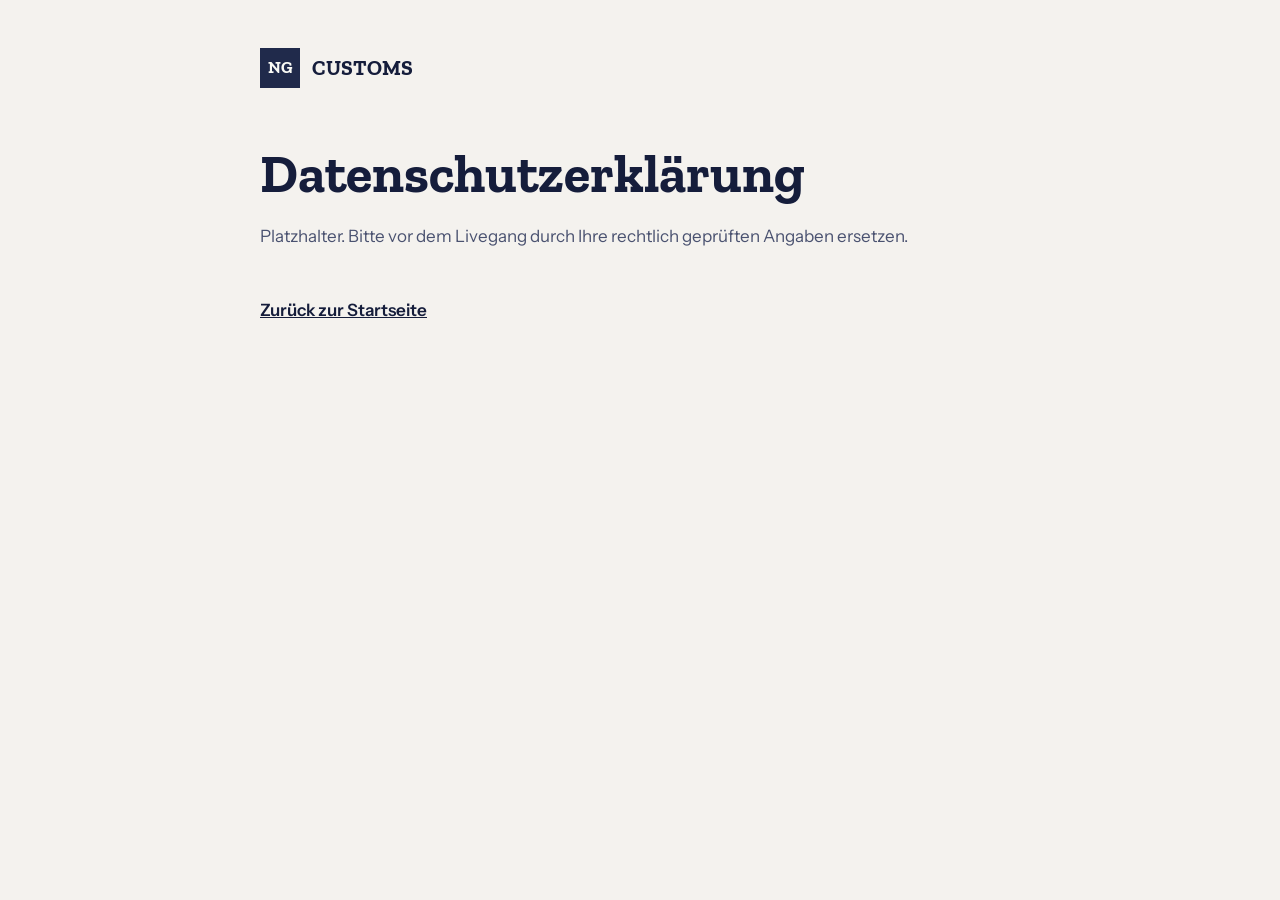
<file: website/datenschutz.html>
<!DOCTYPE html>
<html lang="de">
<head>
<meta charset="UTF-8">
<meta name="viewport" content="width=device-width, initial-scale=1">
<title>Datenschutzerklärung · NG Customs</title>
<meta name="robots" content="noindex">
<meta name="theme-color" content="#F4F2EE">
<style>
@font-face{font-family:"Zilla Slab";src:url(assets/fonts/zilla-slab-700.woff2) format("woff2");font-weight:700;font-display:swap}
@font-face{font-family:"Instrument Sans";src:url(assets/fonts/instrument-sans.woff2) format("woff2");font-weight:400 600;font-display:swap}
*{box-sizing:border-box;margin:0;padding:0}
body{background:#F4F2EE;color:#151D3B;font-family:"Instrument Sans",system-ui,sans-serif;font-size:17px;line-height:1.6}
main{width:min(760px,100% - 32px);margin:0 auto;padding:48px 0 96px}
a{color:inherit}
.logo{display:inline-flex;align-items:center;gap:12px;font-family:"Zilla Slab",Georgia,serif;font-weight:700;text-decoration:none;font-size:21px}
.logo span{display:grid;place-items:center;width:40px;height:40px;background:#202A4B;color:#F9FAF5;font-size:17px}
h1{font-family:"Zilla Slab",Georgia,serif;font-size:clamp(36px,6vw,54px);line-height:1.1;margin:56px 0 20px}
p{color:#4A5270;margin-bottom:14px}
.back{display:inline-block;margin-top:32px;font-weight:600}
</style>
</head>
<body>
<main>
  <a href="index.html" class="logo"><span>NG</span>CUSTOMS</a>
  <h1>Datenschutzerklärung</h1>
  <p>Platzhalter. Bitte vor dem Livegang durch Ihre rechtlich geprüften Angaben ersetzen.</p>
  <a class="back" href="index.html">Zurück zur Startseite</a>
</main>
</body>
</html>
</file>
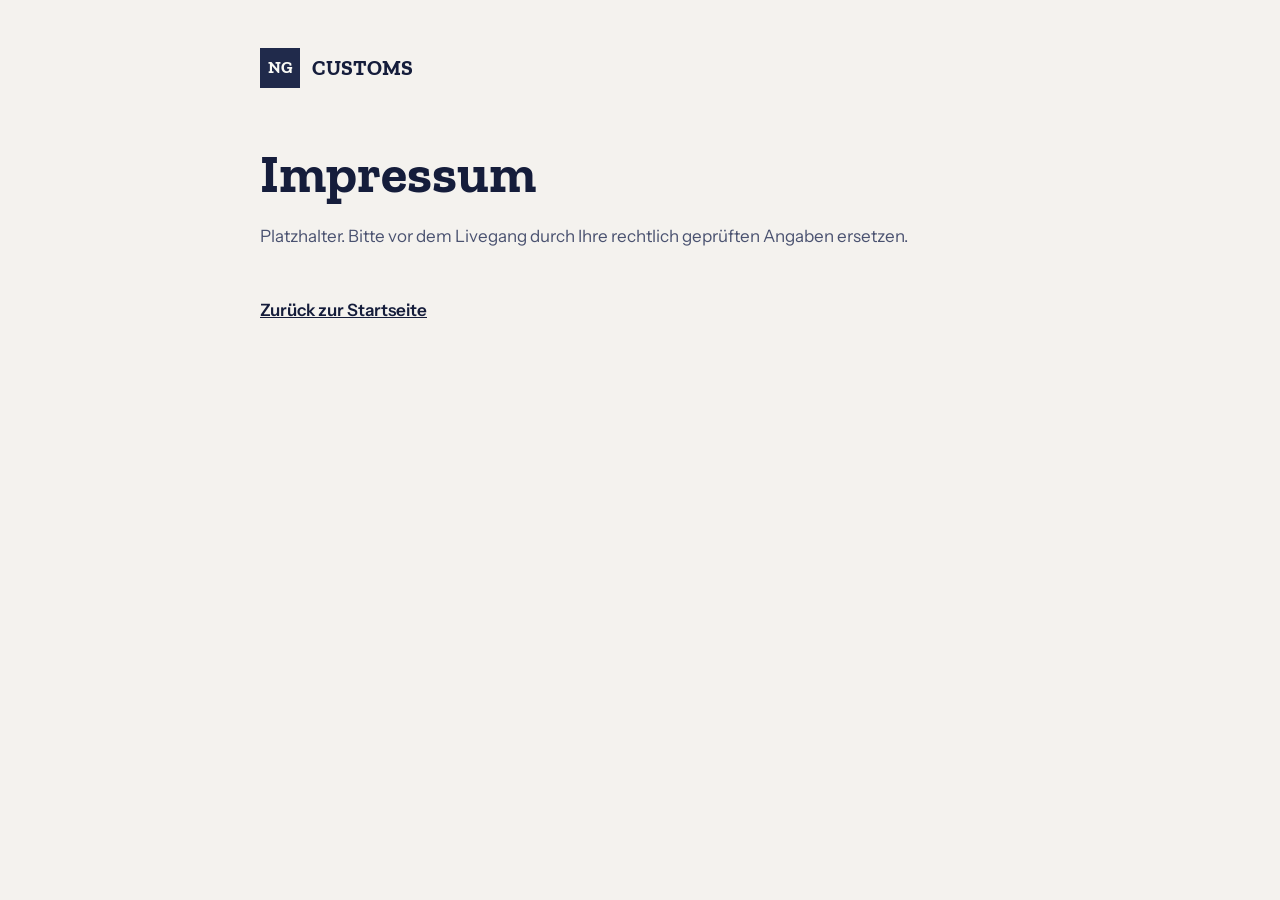
<file: website/impressum.html>
<!DOCTYPE html>
<html lang="de">
<head>
<meta charset="UTF-8">
<meta name="viewport" content="width=device-width, initial-scale=1">
<title>Impressum · NG Customs</title>
<meta name="robots" content="noindex">
<meta name="theme-color" content="#F4F2EE">
<style>
@font-face{font-family:"Zilla Slab";src:url(assets/fonts/zilla-slab-700.woff2) format("woff2");font-weight:700;font-display:swap}
@font-face{font-family:"Instrument Sans";src:url(assets/fonts/instrument-sans.woff2) format("woff2");font-weight:400 600;font-display:swap}
*{box-sizing:border-box;margin:0;padding:0}
body{background:#F4F2EE;color:#151D3B;font-family:"Instrument Sans",system-ui,sans-serif;font-size:17px;line-height:1.6}
main{width:min(760px,100% - 32px);margin:0 auto;padding:48px 0 96px}
a{color:inherit}
.logo{display:inline-flex;align-items:center;gap:12px;font-family:"Zilla Slab",Georgia,serif;font-weight:700;text-decoration:none;font-size:21px}
.logo span{display:grid;place-items:center;width:40px;height:40px;background:#202A4B;color:#F9FAF5;font-size:17px}
h1{font-family:"Zilla Slab",Georgia,serif;font-size:clamp(36px,6vw,54px);line-height:1.1;margin:56px 0 20px}
p{color:#4A5270;margin-bottom:14px}
.back{display:inline-block;margin-top:32px;font-weight:600}
</style>
</head>
<body>
<main>
  <a href="index.html" class="logo"><span>NG</span>CUSTOMS</a>
  <h1>Impressum</h1>
  <p>Platzhalter. Bitte vor dem Livegang durch Ihre rechtlich geprüften Angaben ersetzen.</p>
  <a class="back" href="index.html">Zurück zur Startseite</a>
</main>
</body>
</html>
</file>
